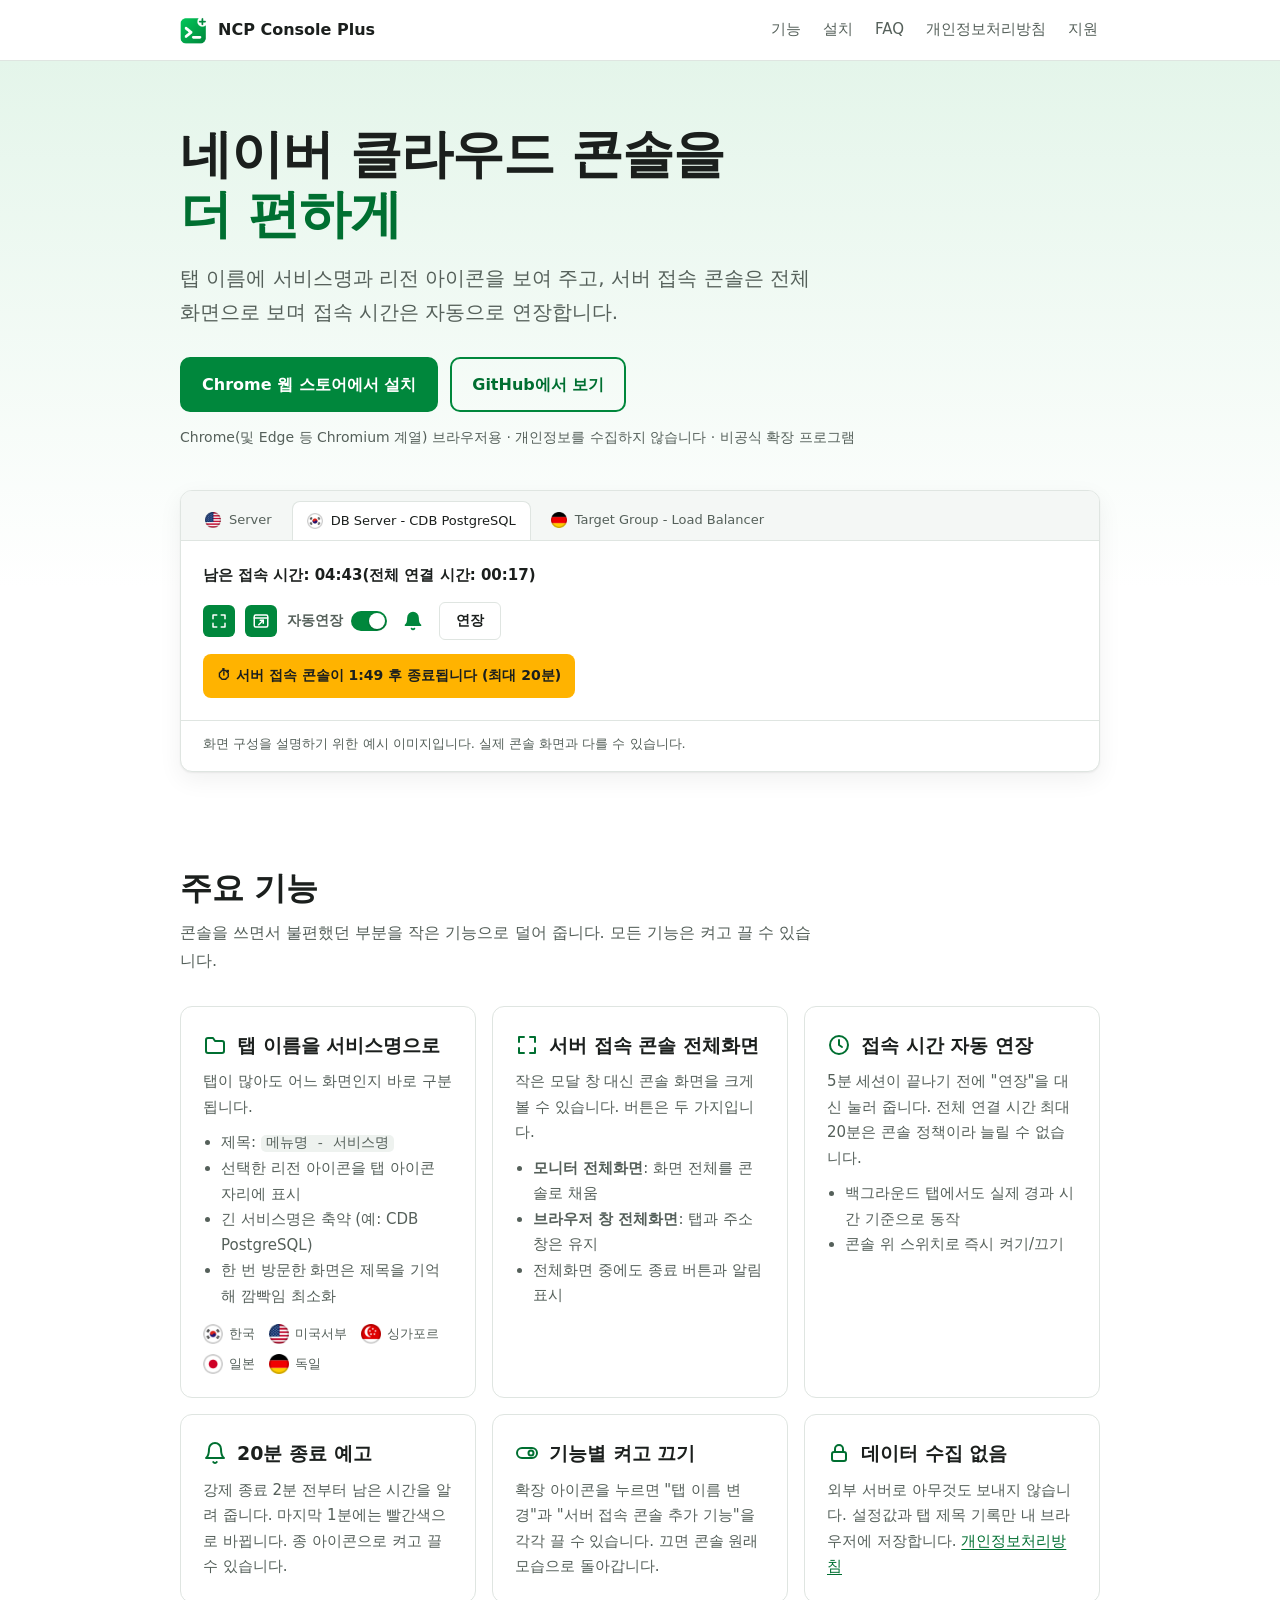
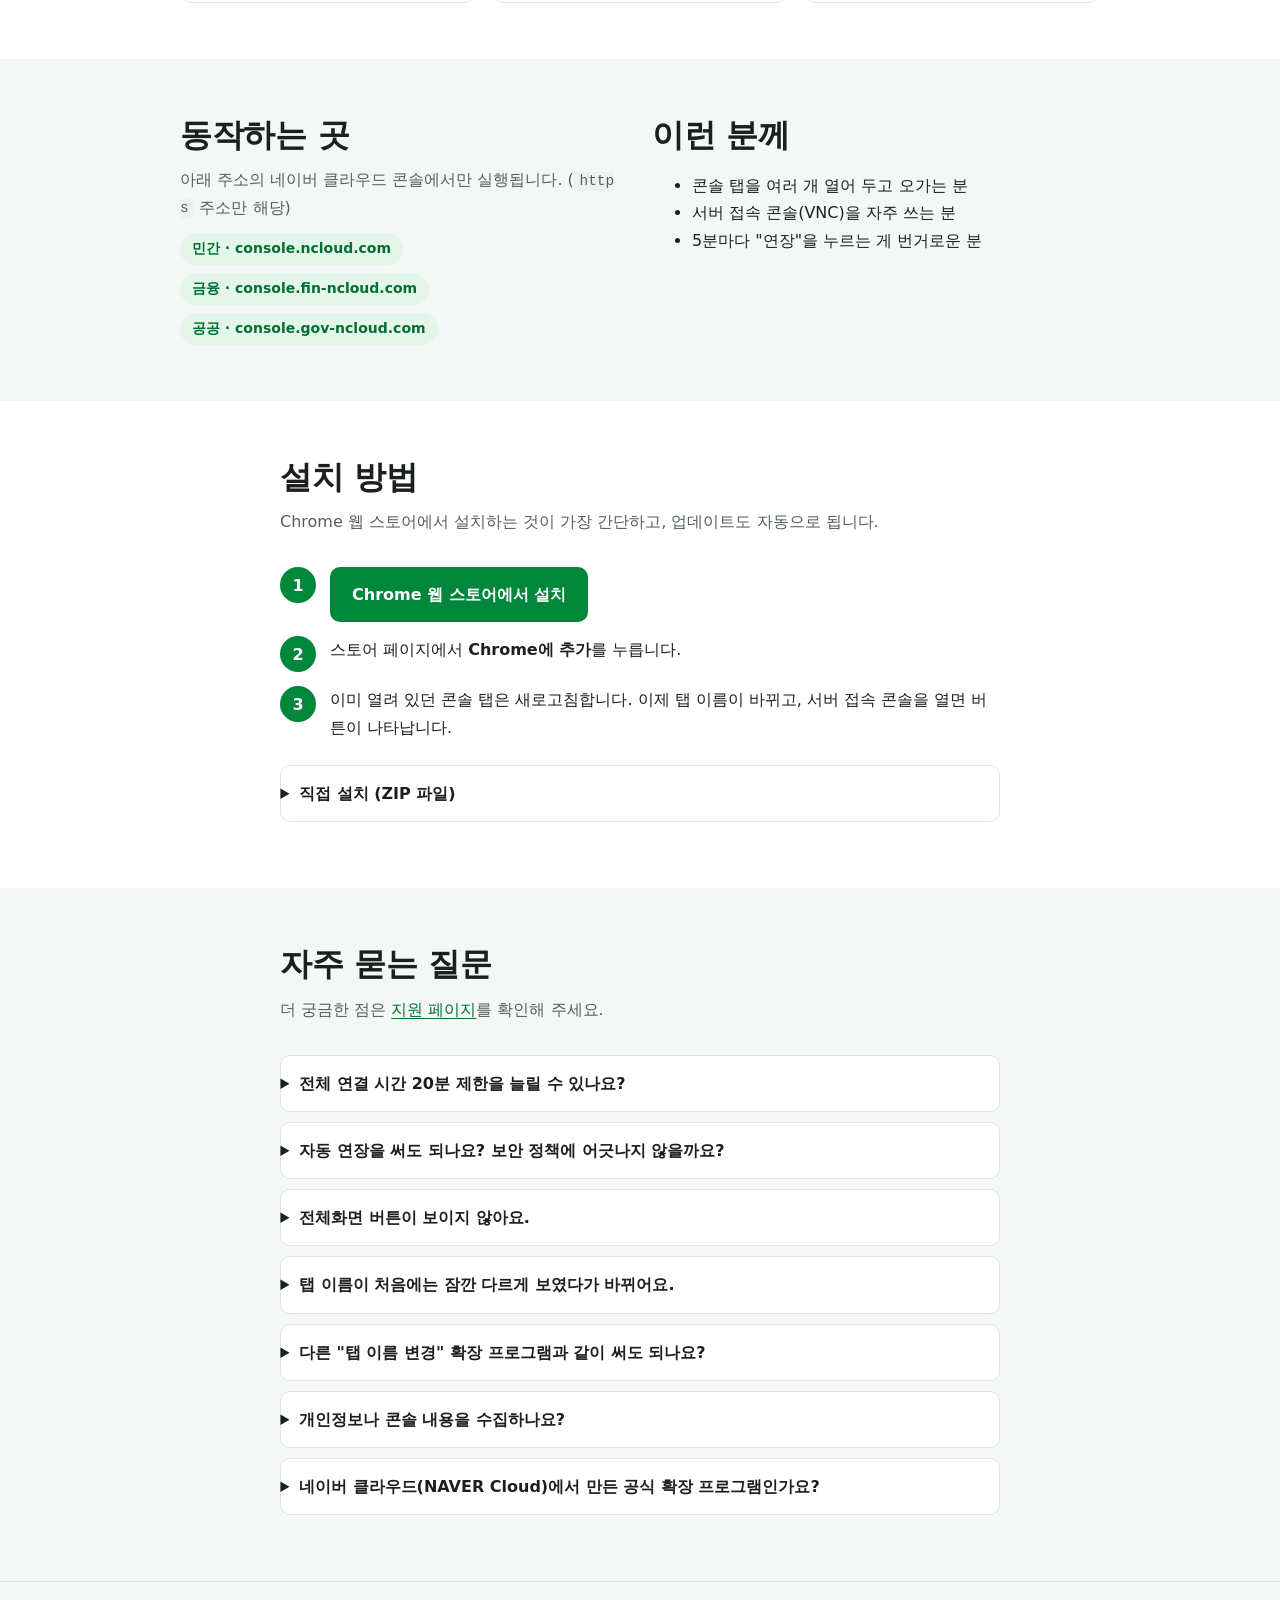
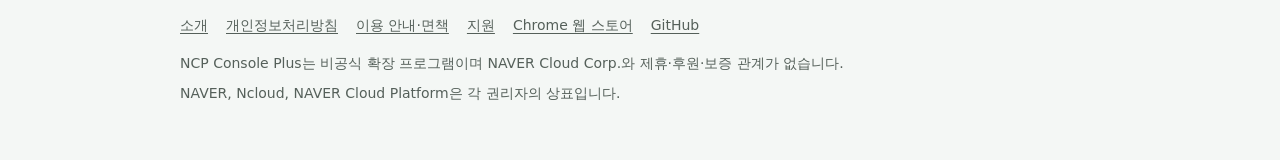
<file: site/index.html>
<!doctype html>
<html lang="ko">
<head>
  <meta charset="utf-8">
  <meta name="viewport" content="width=device-width, initial-scale=1">
  <title>NCP Console Plus - 네이버 클라우드 콘솔 확장 프로그램</title>
  <meta name="description" content="네이버 클라우드 콘솔 탭에 서비스명과 리전 아이콘을 표시하고, 서버 접속 콘솔의 전체화면과 자동 연장을 제공하는 Chrome 확장 프로그램입니다. 개인정보를 수집하지 않습니다.">
  <meta property="og:title" content="NCP Console Plus">
  <meta property="og:description" content="네이버 클라우드 콘솔 탭 이름·리전 아이콘, 서버 접속 콘솔 전체화면과 자동 연장.">
  <meta property="og:type" content="website">
  <meta property="og:image" content="assets/icon-128.png">
  <meta name="theme-color" content="#00873c">
  <link rel="icon" type="image/png" href="assets/favicon-16.png">
  <link rel="apple-touch-icon" href="assets/icon-128.png">
  <link rel="stylesheet" href="assets/style.css">
</head>
<body>
  <a class="skip" href="#main">본문으로 건너뛰기</a>

  <!-- 아이콘 (확장 프로그램이 콘솔에 넣는 버튼과 같은 모양) -->
  <svg width="0" height="0" style="position:absolute" aria-hidden="true">
    <symbol id="i-screen" viewBox="0 0 24 24"><g fill="none" stroke="currentColor" stroke-width="2" stroke-linecap="round" stroke-linejoin="round"><path d="M4 9V4h5"/><path d="M20 9V4h-5"/><path d="M4 15v5h5"/><path d="M20 15v5h-5"/></g></symbol>
    <symbol id="i-window" viewBox="0 0 24 24"><g fill="none" stroke="currentColor" stroke-width="2" stroke-linecap="round" stroke-linejoin="round"><path d="M3 6a2 2 0 0 1 2-2h14a2 2 0 0 1 2 2v12a2 2 0 0 1-2 2H5a2 2 0 0 1-2-2z"/><path d="M3 8h18"/><path d="M9 17l6-6"/><path d="M11 11h4v4"/></g></symbol>
    <symbol id="i-bell-fill" viewBox="0 0 24 24"><g fill="none" stroke="currentColor" stroke-width="2" stroke-linecap="round" stroke-linejoin="round"><path fill="currentColor" d="M18 8a6 6 0 0 0-12 0c0 7-3 9-3 9h18s-3-2-3-9"/><path d="M13.73 21a2 2 0 0 1-3.46 0"/></g></symbol>
    <symbol id="i-bell" viewBox="0 0 24 24"><g fill="none" stroke="currentColor" stroke-width="2" stroke-linecap="round" stroke-linejoin="round"><path d="M18 8a6 6 0 0 0-12 0c0 7-3 9-3 9h18s-3-2-3-9"/><path d="M13.73 21a2 2 0 0 1-3.46 0"/></g></symbol>
    <symbol id="i-tab" viewBox="0 0 24 24"><g fill="none" stroke="currentColor" stroke-width="2" stroke-linecap="round" stroke-linejoin="round"><path d="M3 7a2 2 0 0 1 2-2h5l2 3h7a2 2 0 0 1 2 2v8a2 2 0 0 1-2 2H5a2 2 0 0 1-2-2z"/></g></symbol>
    <symbol id="i-clock" viewBox="0 0 24 24"><g fill="none" stroke="currentColor" stroke-width="2" stroke-linecap="round" stroke-linejoin="round"><circle cx="12" cy="12" r="9"/><path d="M12 7v5l3 2"/></g></symbol>
    <symbol id="i-lock" viewBox="0 0 24 24"><g fill="none" stroke="currentColor" stroke-width="2" stroke-linecap="round" stroke-linejoin="round"><rect x="5" y="11" width="14" height="9" rx="2"/><path d="M8 11V8a4 4 0 0 1 8 0v3"/></g></symbol>
    <symbol id="i-toggle" viewBox="0 0 24 24"><g fill="none" stroke="currentColor" stroke-width="2" stroke-linecap="round" stroke-linejoin="round"><rect x="2" y="7" width="20" height="10" rx="5"/><circle cx="16" cy="12" r="2.5"/></g></symbol>
  </svg>

  <header class="site-header">
    <div class="wrap">
      <a class="brand" href="./"><img src="assets/icon-48.png" alt="" width="28" height="28"><span>NCP Console Plus</span></a>
      <nav class="nav" aria-label="주요 메뉴">
        <a href="#features">기능</a>
        <a href="#install">설치</a>
        <a href="#faq">FAQ</a>
        <a href="privacy.html">개인정보처리방침</a>
        <a href="support.html">지원</a>
      </nav>
    </div>
  </header>

  <main id="main">
    <section class="hero">
      <div class="wrap">
        <h1>네이버 클라우드 콘솔을<br><span class="accent">더 편하게</span></h1>
        <p class="lead">탭 이름에 서비스명과 리전 아이콘을 보여 주고, 서버 접속 콘솔은 전체화면으로 보며 접속 시간은 자동으로 연장합니다.</p>
        <div class="cta">
          <a class="btn primary" href="https://chromewebstore.google.com/detail/ncp-console-plus/feihhbhdncjijkbjfjgajdofdmajfbee" rel="noopener">Chrome 웹 스토어에서 설치</a>
          <a class="btn" data-gh="repo" href="https://github.com/mungi/ncp-console-plus" rel="noopener">GitHub에서 보기</a>
        </div>
        <p class="note">Chrome(및 Edge 등 Chromium 계열) 브라우저용 · 개인정보를 수집하지 않습니다 · 비공식 확장 프로그램</p>

        <div class="mock" role="img" aria-label="확장 프로그램 적용 화면 예시: 탭 제목이 '메뉴명 - 서비스명'으로 표시되고, 서버 접속 콘솔 위에 전체화면 버튼, 자동연장 스위치, 종 아이콘이 추가됩니다.">
          <div class="mock-tabs" aria-hidden="true">
            <div class="tab"><img class="fav-img" src="assets/flags/us.png" alt="" width="16" height="16"><span>Server</span></div>
            <div class="tab active"><img class="fav-img" src="assets/flags/ko.png" alt="" width="16" height="16"><span>DB Server - CDB PostgreSQL</span></div>
            <div class="tab"><img class="fav-img" src="assets/flags/de.png" alt="" width="16" height="16"><span>Target Group - Load Balancer</span></div>
          </div>
          <div class="mock-body" aria-hidden="true">
            <div class="mock-time">남은 접속 시간: 04:43(전체 연결 시간: 00:17)</div>
            <div class="mock-row">
              <span class="mock-btn"><svg><use href="#i-screen"/></svg></span>
              <span class="mock-btn"><svg><use href="#i-window"/></svg></span>
              <span class="mock-switch-label">자동연장 <span class="sw"></span></span>
              <span class="mock-bell"><svg><use href="#i-bell-fill"/></svg></span>
              <span class="mock-extend">연장</span>
            </div>
            <div class="mock-warn">⏱ 서버 접속 콘솔이 1:49 후 종료됩니다 (최대 20분)</div>
          </div>
          <p class="mock-cap">화면 구성을 설명하기 위한 예시 이미지입니다. 실제 콘솔 화면과 다를 수 있습니다.</p>
        </div>
      </div>
    </section>

    <section id="features">
      <div class="wrap">
        <h2>주요 기능</h2>
        <p class="sec-lead">콘솔을 쓰면서 불편했던 부분을 작은 기능으로 덜어 줍니다. 모든 기능은 켜고 끌 수 있습니다.</p>
        <div class="grid">
          <article class="card">
            <div class="card-head"><span class="ico"><svg><use href="#i-tab"/></svg></span><h3>탭 이름을 서비스명으로</h3></div>
            <p>탭이 많아도 어느 화면인지 바로 구분됩니다.</p>
            <ul>
              <li>제목: <code>메뉴명 - 서비스명</code></li>
              <li>선택한 리전 아이콘을 탭 아이콘 자리에 표시</li>
              <li>긴 서비스명은 축약 (예: CDB PostgreSQL)</li>
              <li>한 번 방문한 화면은 제목을 기억해 깜빡임 최소화</li>
            </ul>
            <ul class="flag-list" aria-label="탭 아이콘으로 표시되는 리전 아이콘"><li><img src="assets/flags/ko.png" alt="" width="20" height="20">한국</li><li><img src="assets/flags/us.png" alt="" width="20" height="20">미국서부</li><li><img src="assets/flags/sg.png" alt="" width="20" height="20">싱가포르</li><li><img src="assets/flags/jp.png" alt="" width="20" height="20">일본</li><li><img src="assets/flags/de.png" alt="" width="20" height="20">독일</li></ul>
          </article>
          <article class="card">
            <div class="card-head"><span class="ico"><svg><use href="#i-screen"/></svg></span><h3>서버 접속 콘솔 전체화면</h3></div>
            <p>작은 모달 창 대신 콘솔 화면을 크게 볼 수 있습니다. 버튼은 두 가지입니다.</p>
            <ul>
              <li><strong>모니터 전체화면</strong>: 화면 전체를 콘솔로 채움</li>
              <li><strong>브라우저 창 전체화면</strong>: 탭과 주소창은 유지</li>
              <li>전체화면 중에도 종료 버튼과 알림 표시</li>
            </ul>
          </article>
          <article class="card">
            <div class="card-head"><span class="ico"><svg><use href="#i-clock"/></svg></span><h3>접속 시간 자동 연장</h3></div>
            <p>5분 세션이 끝나기 전에 "연장"을 대신 눌러 줍니다. 전체 연결 시간 최대 20분은 콘솔 정책이라 늘릴 수 없습니다.</p>
            <ul>
              <li>백그라운드 탭에서도 실제 경과 시간 기준으로 동작</li>
              <li>콘솔 위 스위치로 즉시 켜기/끄기</li>
            </ul>
          </article>
          <article class="card">
            <div class="card-head"><span class="ico"><svg><use href="#i-bell"/></svg></span><h3>20분 종료 예고</h3></div>
            <p>강제 종료 2분 전부터 남은 시간을 알려 줍니다. 마지막 1분에는 빨간색으로 바뀝니다. 종 아이콘으로 켜고 끌 수 있습니다.</p>
          </article>
          <article class="card">
            <div class="card-head"><span class="ico"><svg><use href="#i-toggle"/></svg></span><h3>기능별 켜고 끄기</h3></div>
            <p>확장 아이콘을 누르면 "탭 이름 변경"과 "서버 접속 콘솔 추가 기능"을 각각 끌 수 있습니다. 끄면 콘솔 원래 모습으로 돌아갑니다.</p>
          </article>
          <article class="card">
            <div class="card-head"><span class="ico"><svg><use href="#i-lock"/></svg></span><h3>데이터 수집 없음</h3></div>
            <p>외부 서버로 아무것도 보내지 않습니다. 설정값과 탭 제목 기록만 내 브라우저에 저장합니다. <a href="privacy.html">개인정보처리방침</a></p>
          </article>
        </div>
      </div>
    </section>

    <section class="soft" id="where">
      <div class="wrap two">
        <div>
          <h2>동작하는 곳</h2>
          <p class="sec-lead" style="margin-bottom:12px">아래 주소의 네이버 클라우드 콘솔에서만 실행됩니다. (<code>https</code> 주소만 해당)</p>
          <ul class="pill-list">
            <li>민간 · console.ncloud.com</li>
            <li>금융 · console.fin-ncloud.com</li>
            <li>공공 · console.gov-ncloud.com</li>
          </ul>
        </div>
        <div>
          <h2>이런 분께</h2>
          <ul>
            <li>콘솔 탭을 여러 개 열어 두고 오가는 분</li>
            <li>서버 접속 콘솔(VNC)을 자주 쓰는 분</li>
            <li>5분마다 "연장"을 누르는 게 번거로운 분</li>
          </ul>
        </div>
      </div>
    </section>

    <section id="install">
      <div class="wrap narrow">
        <h2>설치 방법</h2>
        <p class="sec-lead">Chrome 웹 스토어에서 설치하는 것이 가장 간단하고, 업데이트도 자동으로 됩니다.</p>
        <ol class="steps">
          <li><p><a class="btn primary" href="https://chromewebstore.google.com/detail/ncp-console-plus/feihhbhdncjijkbjfjgajdofdmajfbee" rel="noopener">Chrome 웹 스토어에서 설치</a></p></li>
          <li><p>스토어 페이지에서 <strong>Chrome에 추가</strong>를 누릅니다.</p></li>
          <li><p>이미 열려 있던 콘솔 탭은 새로고침합니다. 이제 탭 이름이 바뀌고, 서버 접속 콘솔을 열면 버튼이 나타납니다.</p></li>
        </ol>
        <details style="margin-top:24px">
          <summary>직접 설치 (ZIP 파일)</summary>
          <ol>
            <li><a data-gh="releases" href="https://github.com/mungi/ncp-console-plus/releases" rel="noopener">GitHub 릴리즈</a>에서 최신 <code>ncp-console-plus-v*.zip</code>을 내려받아 압축을 풉니다. (압축을 푼 폴더에 <code>manifest.json</code>이 있습니다)</li>
            <li>Chrome 주소창에 <code>chrome://extensions</code>를 입력하고, 오른쪽 위 <strong>개발자 모드</strong>를 켭니다.</li>
            <li><strong>압축해제된 확장 프로그램을 로드합니다</strong>를 누르고 압축을 푼 폴더를 선택합니다.</li>
            <li>열려 있던 콘솔 탭은 새로고침합니다.</li>
          </ol>
        </details>
      </div>
    </section>

    <section class="soft" id="faq">
      <div class="wrap narrow">
        <h2>자주 묻는 질문</h2>
        <p class="sec-lead">더 궁금한 점은 <a href="support.html">지원 페이지</a>를 확인해 주세요.</p>

        <details>
          <summary>전체 연결 시간 20분 제한을 늘릴 수 있나요?</summary>
          <p>아니요. 20분은 네이버 클라우드 콘솔이 정한 한도입니다. 콘솔 화면의 타이머와 서버가 모두 이 한도를 적용하므로 이 확장으로 늘릴 수 없고, 자동 연장은 20분 안에서 5분 세션이 끊기지 않게만 해 줍니다.</p>
        </details>
        <details>
          <summary>자동 연장을 써도 되나요? 보안 정책에 어긋나지 않을까요?</summary>
          <p>자리를 비운 사이에도 콘솔 세션이 최대 20분까지 유지됩니다. 소속 조직의 보안 정책(유휴 세션 정책 등)을 확인하신 뒤 사용해 주세요. 콘솔 위 스위치나 확장 아이콘 팝업에서 언제든 끌 수 있습니다.</p>
        </details>
        <details>
          <summary>전체화면 버튼이 보이지 않아요.</summary>
          <ul>
            <li>서버 목록에서 "서버 접속 콘솔" 창이 열려 있어야 합니다. 확장은 그 창의 "연장" 버튼 옆에 버튼을 넣습니다.</li>
            <li>확장 아이콘을 눌러 "서버 접속 콘솔 추가 기능"이 켜져 있는지 확인해 주세요.</li>
            <li>설치 직후라면 콘솔 탭을 새로고침해 주세요.</li>
            <li>금융·공공 클라우드나 Neuro처럼 서버 접속 콘솔 주소가 다른 환경에서는 버튼이 나타나지 않을 수 있습니다. <a data-gh="issues" href="https://github.com/mungi/ncp-console-plus/issues" rel="noopener">이슈</a>로 알려 주세요.</li>
          </ul>
        </details>
        <details>
          <summary>탭 이름이 처음에는 잠깐 다르게 보였다가 바뀌어요.</summary>
          <p>콘솔이 서비스명 정보를 페이지 끝부분에서 늦게 보내 주기 때문에, 처음 방문하는 화면에서는 콘솔 기본 제목이 잠깐 보였다가 한 번 바뀔 수 있습니다. 한 번 방문한 화면은 제목을 기억해 두었다가 바로 표시합니다.</p>
        </details>
        <details>
          <summary>다른 "탭 이름 변경" 확장 프로그램과 같이 써도 되나요?</summary>
          <p>서로 제목을 덮어쓰기 때문에 함께 쓰지 않는 것을 권합니다. 이 확장은 다른 확장이 제목을 계속 바꾸면 잠시 제목 변경을 멈춥니다.</p>
        </details>
        <details>
          <summary>개인정보나 콘솔 내용을 수집하나요?</summary>
          <p>아니요. 외부 서버로 데이터를 보내지 않고 분석·추적 도구도 없습니다. 자세한 내용은 <a href="privacy.html">개인정보처리방침</a>을 확인해 주세요.</p>
        </details>
        <details>
          <summary>네이버 클라우드(NAVER Cloud)에서 만든 공식 확장 프로그램인가요?</summary>
          <p>아닙니다. 개인이 만든 비공식 확장 프로그램이며 NAVER Cloud와 제휴·후원 관계가 없습니다. <a href="terms.html">이용 안내</a>를 확인해 주세요.</p>
        </details>
      </div>
    </section>
  </main>

  <footer class="site-footer">
    <div class="wrap">
      <div class="links">
        <a href="./">소개</a>
        <a href="privacy.html">개인정보처리방침</a>
        <a href="terms.html">이용 안내·면책</a>
        <a href="support.html">지원</a>
        <a href="https://chromewebstore.google.com/detail/ncp-console-plus/feihhbhdncjijkbjfjgajdofdmajfbee" rel="noopener">Chrome 웹 스토어</a>
        <a data-gh="repo" href="https://github.com/mungi/ncp-console-plus" rel="noopener">GitHub</a>
      </div>
      <p>NCP Console Plus는 비공식 확장 프로그램이며 NAVER Cloud Corp.와 제휴·후원·보증 관계가 없습니다.</p>
      <p>NAVER, Ncloud, NAVER Cloud Platform은 각 권리자의 상표입니다.</p>
    </div>
  </footer>

  <script src="assets/site.js"></script>
</body>
</html>
</file>
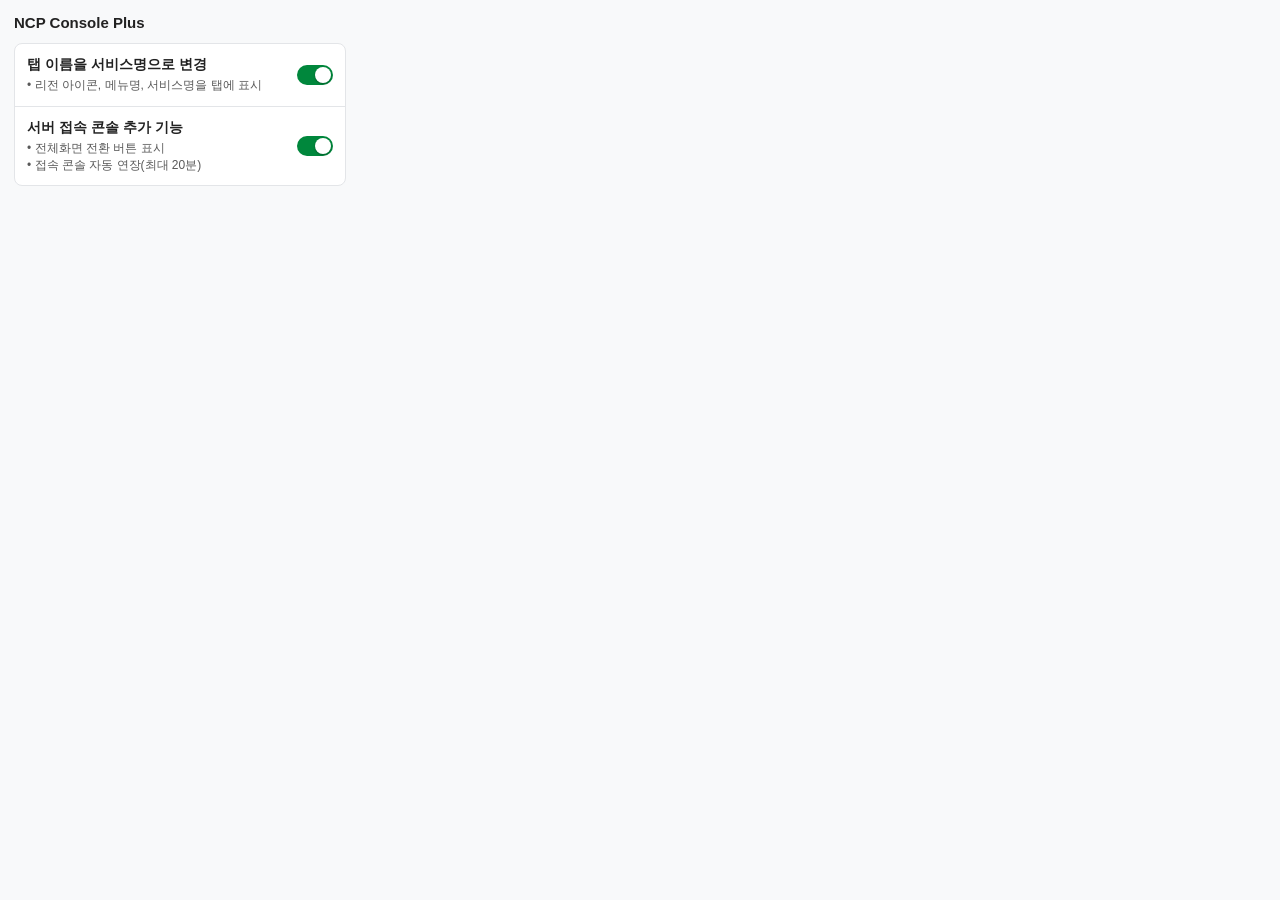
<file: extention/popup.html>
<!DOCTYPE html>
<html lang="ko">
<head>
  <meta charset="utf-8">
  <style>
    :root {
      --bg: #f8f9fa;
      --card: #ffffff;
      --text: #222;
      --sub: #595959;
      --line: #e3e5e8;
      --on: #00873C;
      --off: #9e9e9e;
    }
    * { box-sizing: border-box; }
    body {
      width: 360px;
      margin: 0;
      padding: 14px;
      font-family: 'Malgun Gothic', 'Apple SD Gothic Neo', Arial, sans-serif;
      background: var(--bg);
      color: var(--text);
    }
    .header {
      display: flex;
      align-items: baseline;
      justify-content: space-between;
      margin-bottom: 12px;
    }
    .title { font-size: 15px; font-weight: bold; }
    .version { font-size: 12px; color: var(--sub); }
    .card {
      background: var(--card);
      border: 1px solid var(--line);
      border-radius: 8px;
      overflow: hidden;
    }
    .row {
      display: flex;
      align-items: center;
      justify-content: space-between;
      gap: 12px;
      width: 100%;
      padding: 12px;
      border: none;
      border-top: 1px solid var(--line);
      background: none;
      font: inherit;
      color: inherit;
      text-align: left;
      cursor: pointer;
    }
    .row:first-child { border-top: none; }
    .row:hover { background: #f3f5f7; }
    .row:focus-visible { outline: 2px solid var(--on); outline-offset: -2px; }
    .label { display: block; font-size: 14px; font-weight: bold; white-space: nowrap; }
    .desc { display: block; margin-top: 3px; font-size: 12px; color: var(--sub); line-height: 1.4; white-space: nowrap; }
    .switch {
      position: relative;
      flex: none;
      width: 36px;
      height: 20px;
      border-radius: 10px;
      background: var(--off);
      transition: background-color 0.15s;
    }
    .switch::after {
      content: "";
      position: absolute;
      top: 2px;
      left: 2px;
      width: 16px;
      height: 16px;
      border-radius: 50%;
      background: #fff;
      box-shadow: 0 1px 2px rgba(0, 0, 0, 0.3);
      transition: transform 0.15s;
    }
    .row[aria-checked="true"] .switch { background: var(--on); }
    .row[aria-checked="true"] .switch::after { transform: translateX(16px); }
  </style>
</head>
<body>
  <div class="header">
    <span class="title" id="ext-name">NCP Console Plus</span>
    <span class="version" id="ext-version"></span>
  </div>

  <div class="card">
    <button class="row" type="button" role="switch" aria-checked="true" data-key="tabRenameEnabled">
      <span>
        <span class="label">탭 이름을 서비스명으로 변경</span>
        <span class="desc">• 리전 아이콘, 메뉴명, 서비스명을 탭에 표시</span>
      </span>
      <span class="switch" aria-hidden="true"></span>
    </button>
    <button class="row" type="button" role="switch" aria-checked="true" data-key="consoleFullscreenEnabled">
      <span>
        <span class="label">서버 접속 콘솔 추가 기능</span>
        <span class="desc">• 전체화면 전환 버튼 표시<br>• 접속 콘솔 자동 연장(최대 20분)</span>
      </span>
      <span class="switch" aria-hidden="true"></span>
    </button>
  </div>

  <script src="js/popup.js"></script>
</body>
</html>
</file>
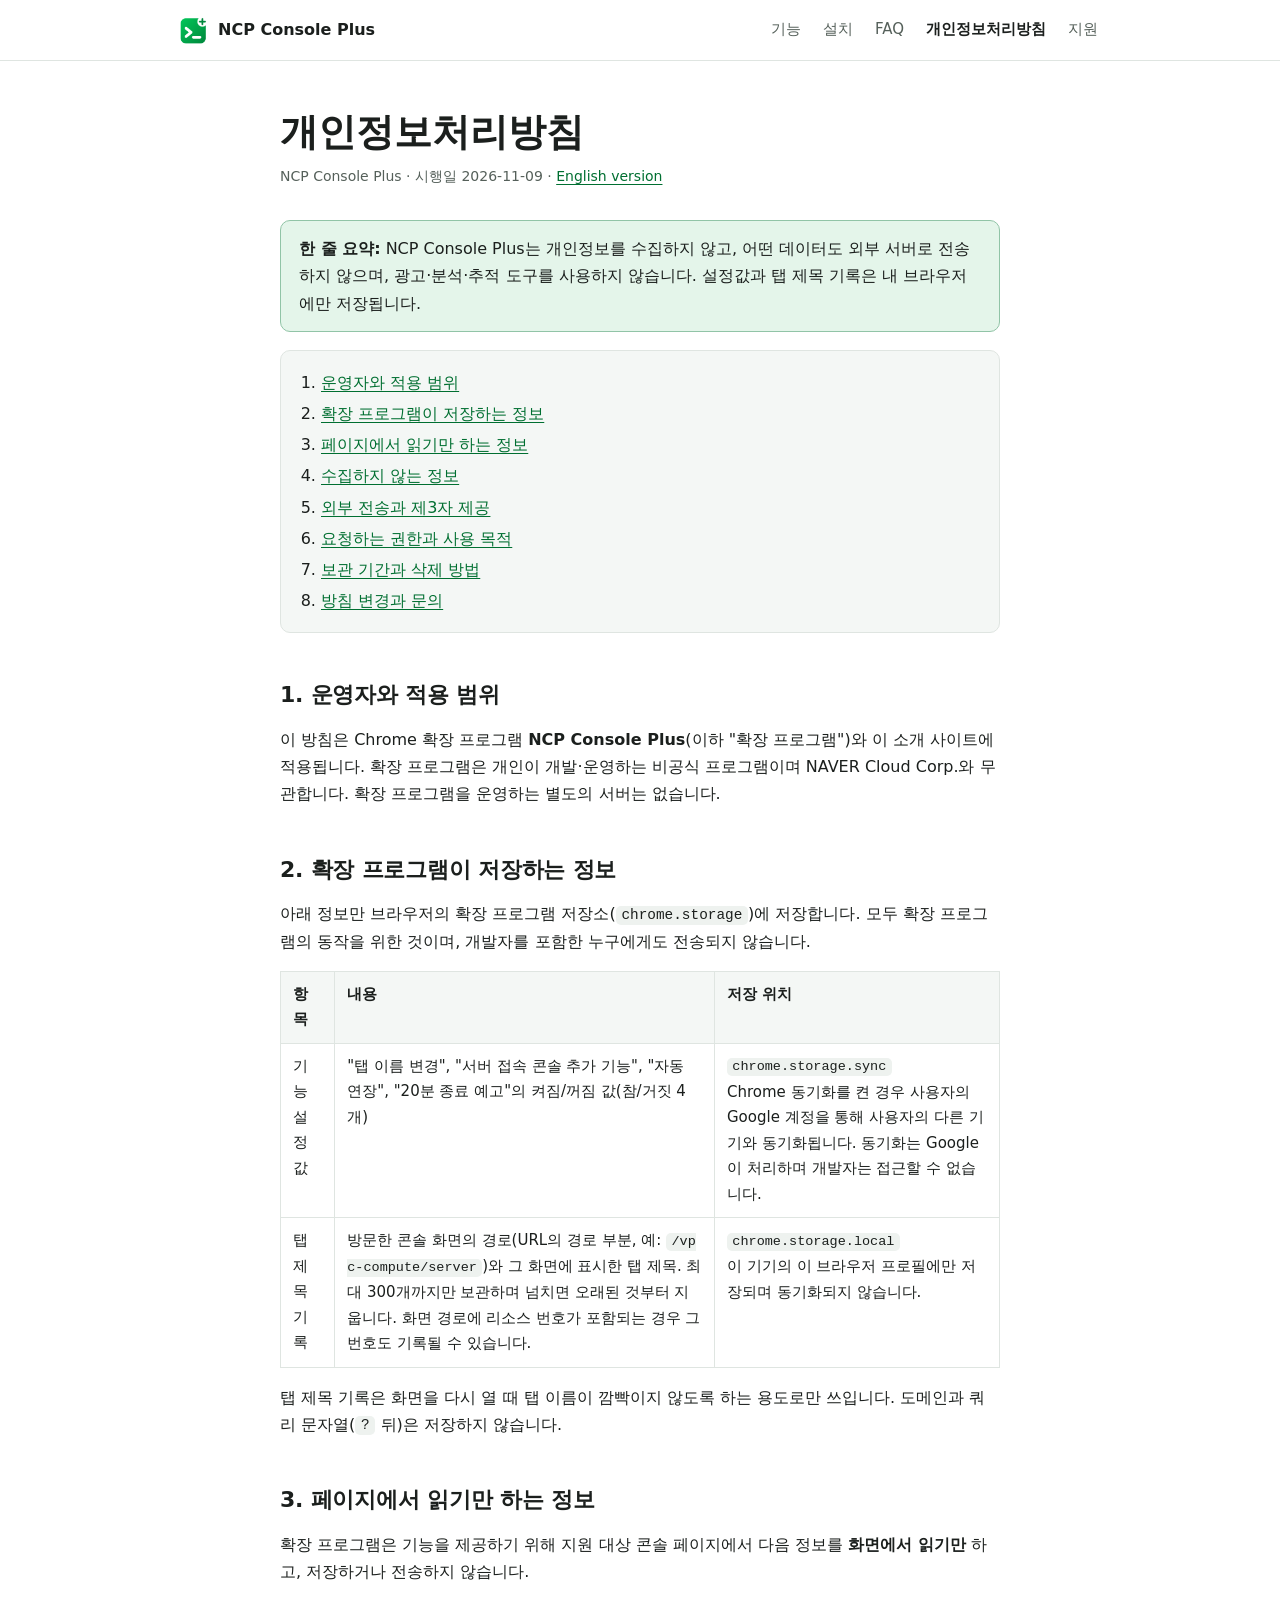
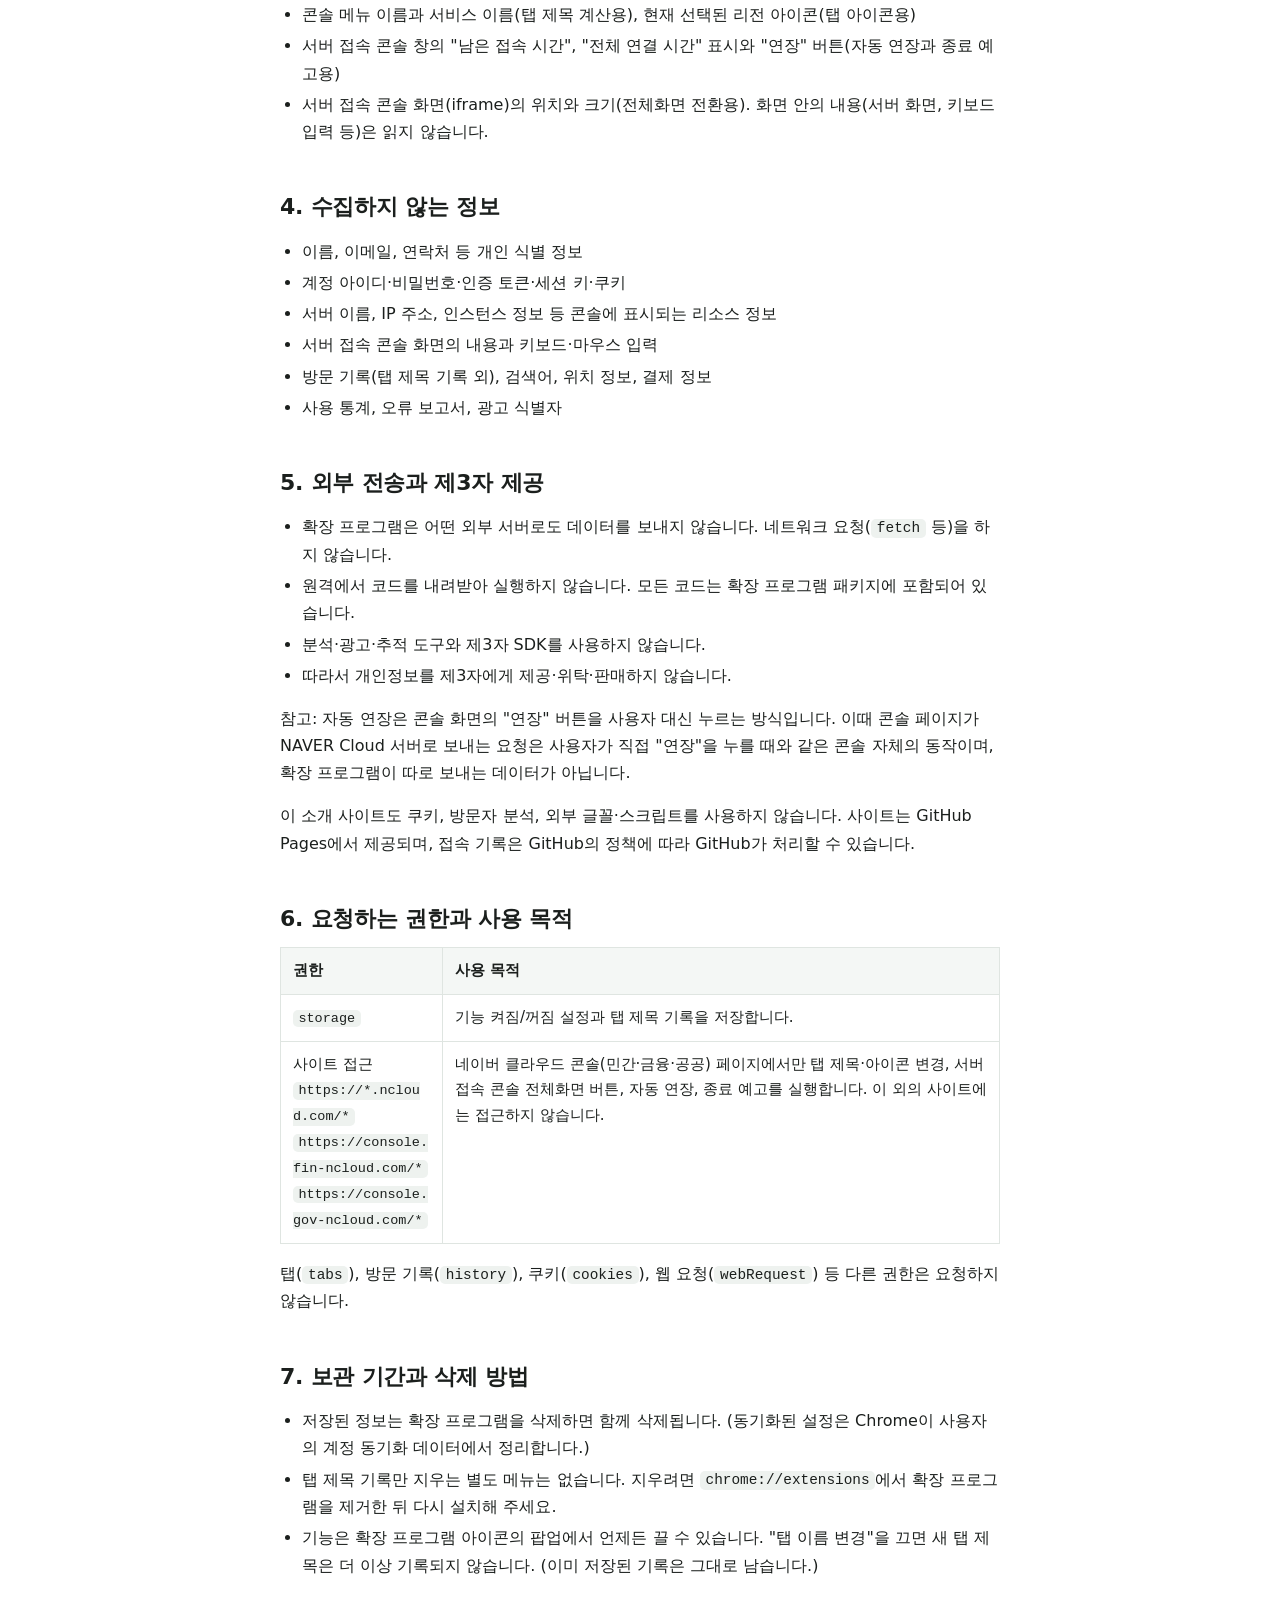
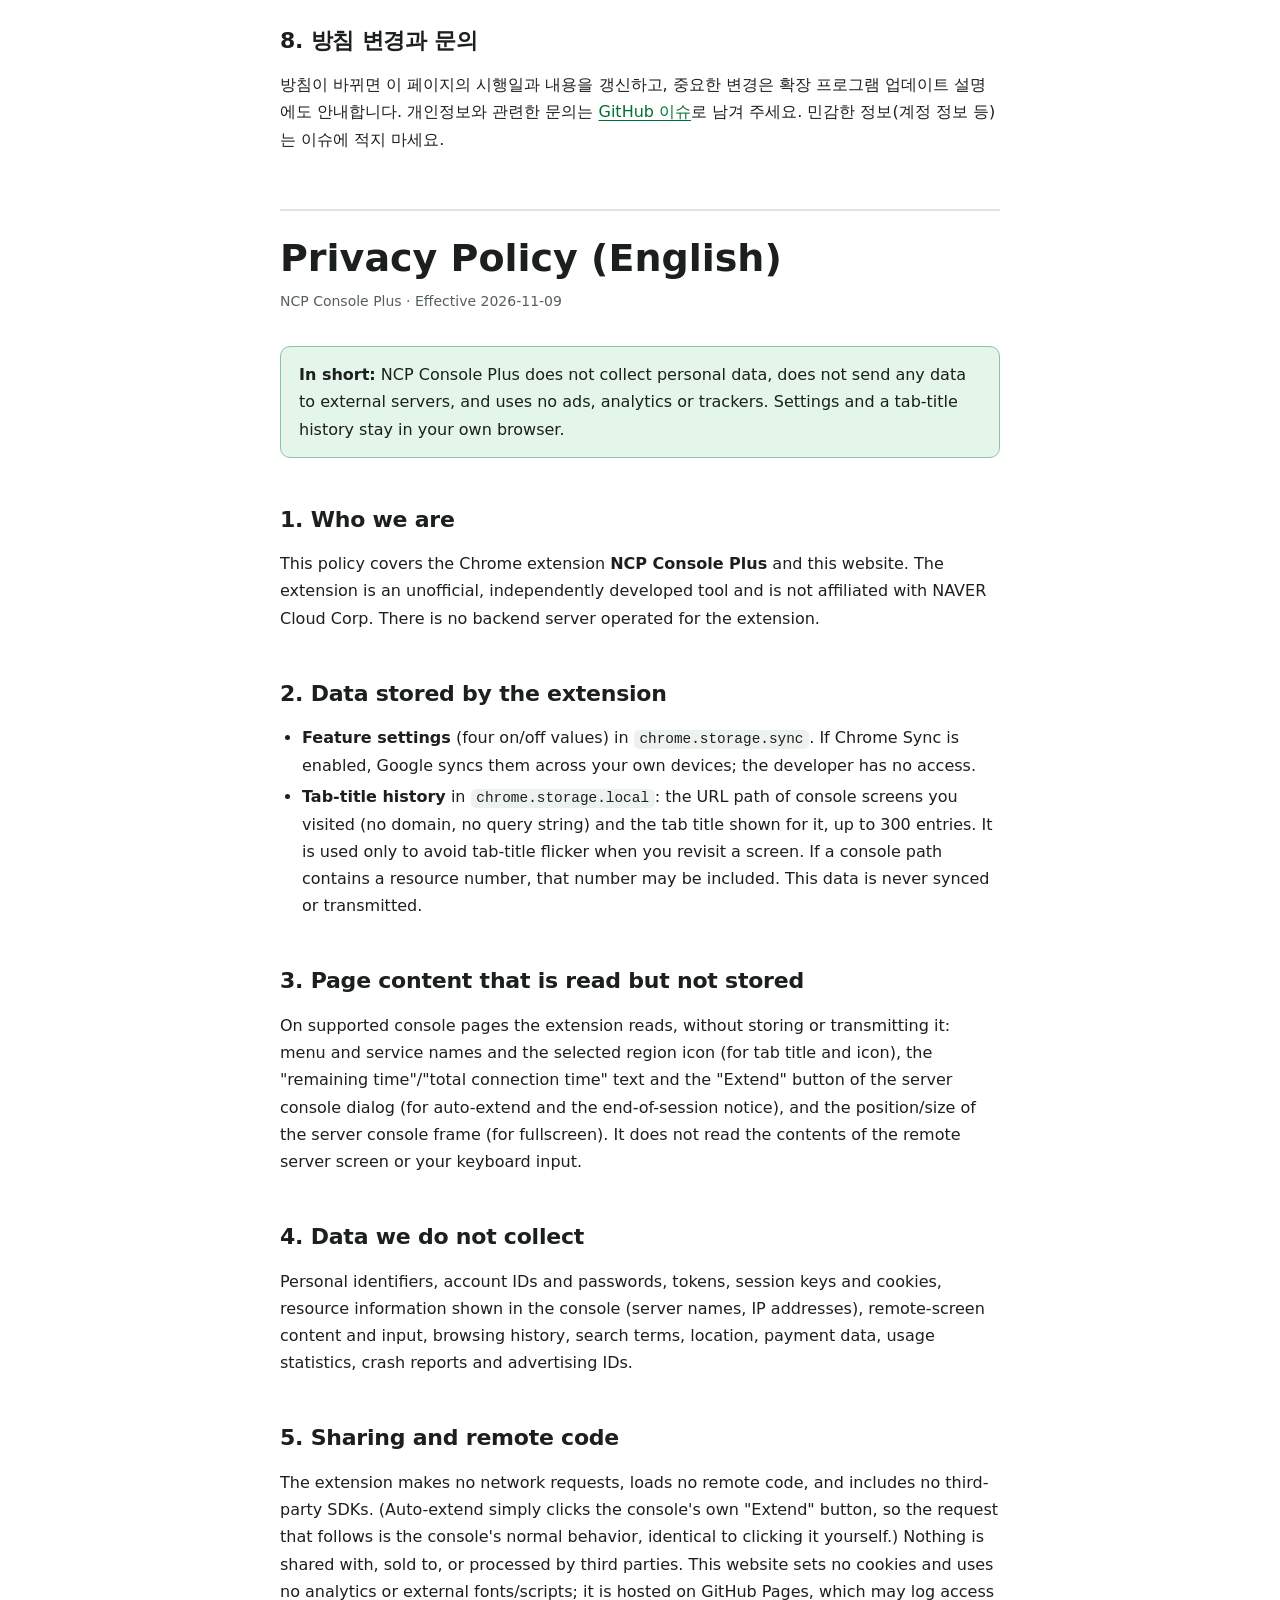
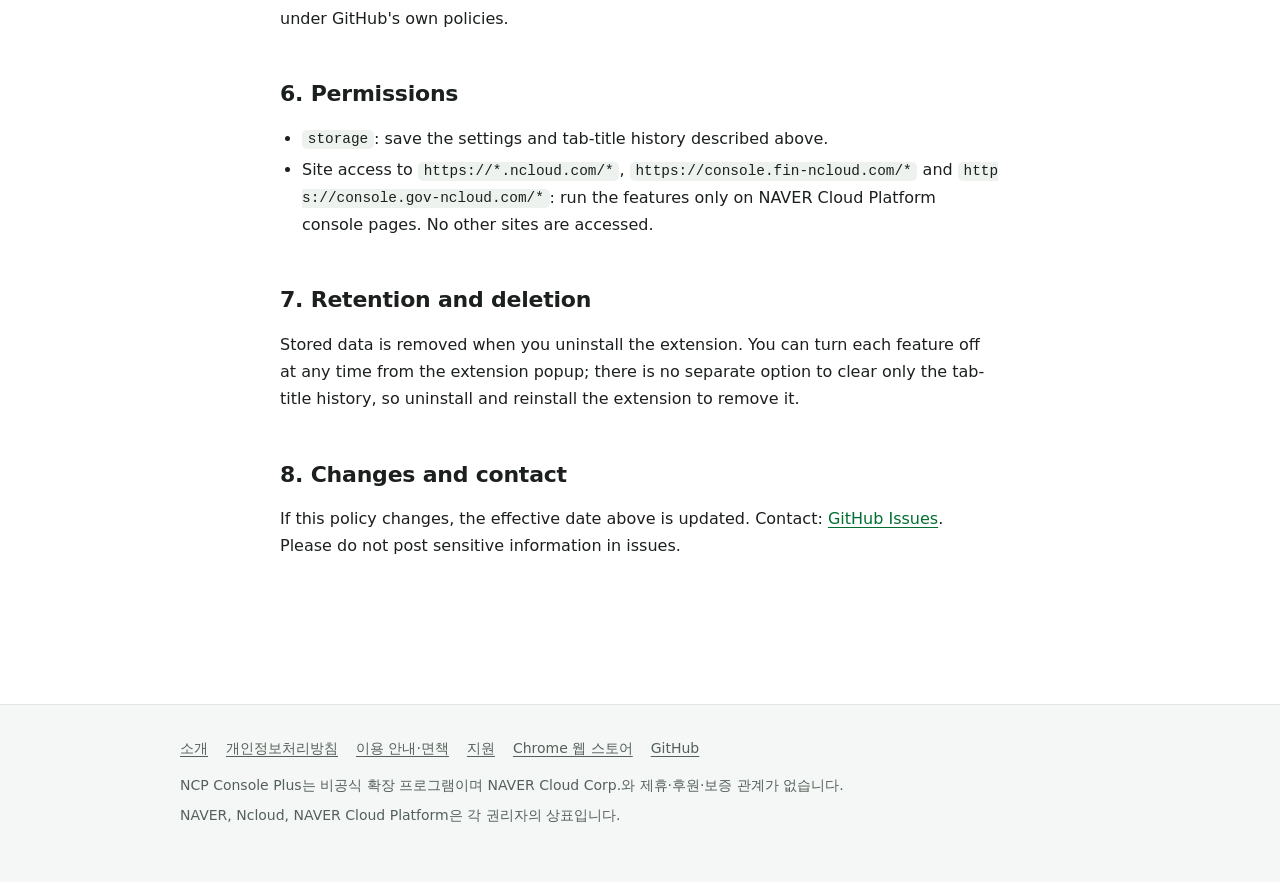
<file: site/privacy.html>
<!doctype html>
<html lang="ko">
<head>
  <meta charset="utf-8">
  <meta name="viewport" content="width=device-width, initial-scale=1">
  <title>개인정보처리방침 - NCP Console Plus</title>
  <meta name="description" content="NCP Console Plus 개인정보처리방침. 이 확장 프로그램은 개인정보를 수집하거나 외부 서버로 전송하지 않습니다.">
  <meta name="theme-color" content="#00873c">
  <link rel="icon" type="image/png" href="assets/favicon-16.png">
  <link rel="stylesheet" href="assets/style.css">
</head>
<body>
  <a class="skip" href="#main">본문으로 건너뛰기</a>
  <header class="site-header">
    <div class="wrap">
      <a class="brand" href="./"><img src="assets/icon-48.png" alt="" width="28" height="28"><span>NCP Console Plus</span></a>
      <nav class="nav" aria-label="주요 메뉴">
        <a href="./#features">기능</a>
        <a href="./#install">설치</a>
        <a href="./#faq">FAQ</a>
        <a href="privacy.html" aria-current="page">개인정보처리방침</a>
        <a href="support.html">지원</a>
      </nav>
    </div>
  </header>

  <main id="main" class="doc">
    <div class="wrap narrow">
      <h1>개인정보처리방침</h1>
      <p class="meta">NCP Console Plus · 시행일 2026-11-09 · <a href="#english">English version</a></p>

      <div class="callout">
        <p><strong>한 줄 요약:</strong> NCP Console Plus는 개인정보를 수집하지 않고, 어떤 데이터도 외부 서버로 전송하지 않으며, 광고·분석·추적 도구를 사용하지 않습니다. 설정값과 탭 제목 기록은 내 브라우저에만 저장됩니다.</p>
      </div>

      <nav class="toc" aria-label="목차">
        <ol>
          <li><a href="#s1">운영자와 적용 범위</a></li>
          <li><a href="#s2">확장 프로그램이 저장하는 정보</a></li>
          <li><a href="#s3">페이지에서 읽기만 하는 정보</a></li>
          <li><a href="#s4">수집하지 않는 정보</a></li>
          <li><a href="#s5">외부 전송과 제3자 제공</a></li>
          <li><a href="#s6">요청하는 권한과 사용 목적</a></li>
          <li><a href="#s7">보관 기간과 삭제 방법</a></li>
          <li><a href="#s8">방침 변경과 문의</a></li>
        </ol>
      </nav>

      <h2 id="s1">1. 운영자와 적용 범위</h2>
      <p>이 방침은 Chrome 확장 프로그램 <strong>NCP Console Plus</strong>(이하 "확장 프로그램")와 이 소개 사이트에 적용됩니다. 확장 프로그램은 개인이 개발·운영하는 비공식 프로그램이며 NAVER Cloud Corp.와 무관합니다. 확장 프로그램을 운영하는 별도의 서버는 없습니다.</p>

      <h2 id="s2">2. 확장 프로그램이 저장하는 정보</h2>
      <p>아래 정보만 브라우저의 확장 프로그램 저장소(<code>chrome.storage</code>)에 저장합니다. 모두 확장 프로그램의 동작을 위한 것이며, 개발자를 포함한 누구에게도 전송되지 않습니다.</p>
      <div class="table-wrap">
        <table>
          <thead>
            <tr><th>항목</th><th>내용</th><th>저장 위치</th></tr>
          </thead>
          <tbody>
            <tr>
              <td>기능 설정값</td>
              <td>"탭 이름 변경", "서버 접속 콘솔 추가 기능", "자동 연장", "20분 종료 예고"의 켜짐/꺼짐 값(참/거짓 4개)</td>
              <td><code>chrome.storage.sync</code><br>Chrome 동기화를 켠 경우 사용자의 Google 계정을 통해 사용자의 다른 기기와 동기화됩니다. 동기화는 Google이 처리하며 개발자는 접근할 수 없습니다.</td>
            </tr>
            <tr>
              <td>탭 제목 기록</td>
              <td>방문한 콘솔 화면의 경로(URL의 경로 부분, 예: <code>/vpc-compute/server</code>)와 그 화면에 표시한 탭 제목. 최대 300개까지만 보관하며 넘치면 오래된 것부터 지웁니다. 화면 경로에 리소스 번호가 포함되는 경우 그 번호도 기록될 수 있습니다.</td>
              <td><code>chrome.storage.local</code><br>이 기기의 이 브라우저 프로필에만 저장되며 동기화되지 않습니다.</td>
            </tr>
          </tbody>
        </table>
      </div>
      <p>탭 제목 기록은 화면을 다시 열 때 탭 이름이 깜빡이지 않도록 하는 용도로만 쓰입니다. 도메인과 쿼리 문자열(<code>?</code> 뒤)은 저장하지 않습니다.</p>

      <h2 id="s3">3. 페이지에서 읽기만 하는 정보</h2>
      <p>확장 프로그램은 기능을 제공하기 위해 지원 대상 콘솔 페이지에서 다음 정보를 <strong>화면에서 읽기만</strong> 하고, 저장하거나 전송하지 않습니다.</p>
      <ul>
        <li>콘솔 메뉴 이름과 서비스 이름(탭 제목 계산용), 현재 선택된 리전 아이콘(탭 아이콘용)</li>
        <li>서버 접속 콘솔 창의 "남은 접속 시간", "전체 연결 시간" 표시와 "연장" 버튼(자동 연장과 종료 예고용)</li>
        <li>서버 접속 콘솔 화면(iframe)의 위치와 크기(전체화면 전환용). 화면 안의 내용(서버 화면, 키보드 입력 등)은 읽지 않습니다.</li>
      </ul>

      <h2 id="s4">4. 수집하지 않는 정보</h2>
      <ul>
        <li>이름, 이메일, 연락처 등 개인 식별 정보</li>
        <li>계정 아이디·비밀번호·인증 토큰·세션 키·쿠키</li>
        <li>서버 이름, IP 주소, 인스턴스 정보 등 콘솔에 표시되는 리소스 정보</li>
        <li>서버 접속 콘솔 화면의 내용과 키보드·마우스 입력</li>
        <li>방문 기록(탭 제목 기록 외), 검색어, 위치 정보, 결제 정보</li>
        <li>사용 통계, 오류 보고서, 광고 식별자</li>
      </ul>

      <h2 id="s5">5. 외부 전송과 제3자 제공</h2>
      <ul>
        <li>확장 프로그램은 어떤 외부 서버로도 데이터를 보내지 않습니다. 네트워크 요청(<code>fetch</code> 등)을 하지 않습니다.</li>
        <li>원격에서 코드를 내려받아 실행하지 않습니다. 모든 코드는 확장 프로그램 패키지에 포함되어 있습니다.</li>
        <li>분석·광고·추적 도구와 제3자 SDK를 사용하지 않습니다.</li>
        <li>따라서 개인정보를 제3자에게 제공·위탁·판매하지 않습니다.</li>
      </ul>
      <p>참고: 자동 연장은 콘솔 화면의 "연장" 버튼을 사용자 대신 누르는 방식입니다. 이때 콘솔 페이지가 NAVER Cloud 서버로 보내는 요청은 사용자가 직접 "연장"을 누를 때와 같은 콘솔 자체의 동작이며, 확장 프로그램이 따로 보내는 데이터가 아닙니다.</p>
      <p>이 소개 사이트도 쿠키, 방문자 분석, 외부 글꼴·스크립트를 사용하지 않습니다. 사이트는 GitHub Pages에서 제공되며, 접속 기록은 GitHub의 정책에 따라 GitHub가 처리할 수 있습니다.</p>

      <h2 id="s6">6. 요청하는 권한과 사용 목적</h2>
      <div class="table-wrap">
        <table>
          <thead><tr><th>권한</th><th>사용 목적</th></tr></thead>
          <tbody>
            <tr>
              <td><code>storage</code></td>
              <td>기능 켜짐/꺼짐 설정과 탭 제목 기록을 저장합니다.</td>
            </tr>
            <tr>
              <td>사이트 접근<br><code>https://*.ncloud.com/*</code><br><code>https://console.fin-ncloud.com/*</code><br><code>https://console.gov-ncloud.com/*</code></td>
              <td>네이버 클라우드 콘솔(민간·금융·공공) 페이지에서만 탭 제목·아이콘 변경, 서버 접속 콘솔 전체화면 버튼, 자동 연장, 종료 예고를 실행합니다. 이 외의 사이트에는 접근하지 않습니다.</td>
            </tr>
          </tbody>
        </table>
      </div>
      <p>탭(<code>tabs</code>), 방문 기록(<code>history</code>), 쿠키(<code>cookies</code>), 웹 요청(<code>webRequest</code>) 등 다른 권한은 요청하지 않습니다.</p>

      <h2 id="s7">7. 보관 기간과 삭제 방법</h2>
      <ul>
        <li>저장된 정보는 확장 프로그램을 삭제하면 함께 삭제됩니다. (동기화된 설정은 Chrome이 사용자의 계정 동기화 데이터에서 정리합니다.)</li>
        <li>탭 제목 기록만 지우는 별도 메뉴는 없습니다. 지우려면 <code>chrome://extensions</code>에서 확장 프로그램을 제거한 뒤 다시 설치해 주세요.</li>
        <li>기능은 확장 프로그램 아이콘의 팝업에서 언제든 끌 수 있습니다. "탭 이름 변경"을 끄면 새 탭 제목은 더 이상 기록되지 않습니다. (이미 저장된 기록은 그대로 남습니다.)</li>
      </ul>

      <h2 id="s8">8. 방침 변경과 문의</h2>
      <p>방침이 바뀌면 이 페이지의 시행일과 내용을 갱신하고, 중요한 변경은 확장 프로그램 업데이트 설명에도 안내합니다. 개인정보와 관련한 문의는 <a data-gh="issues" href="https://github.com/mungi/ncp-console-plus/issues" rel="noopener">GitHub 이슈</a>로 남겨 주세요. 민감한 정보(계정 정보 등)는 이슈에 적지 마세요.</p>

      <section class="lang-en" id="english" lang="en">
        <h1>Privacy Policy (English)</h1>
        <p class="meta">NCP Console Plus · Effective 2026-11-09</p>

        <div class="callout">
          <p><strong>In short:</strong> NCP Console Plus does not collect personal data, does not send any data to external servers, and uses no ads, analytics or trackers. Settings and a tab-title history stay in your own browser.</p>
        </div>

        <h2>1. Who we are</h2>
        <p>This policy covers the Chrome extension <strong>NCP Console Plus</strong> and this website. The extension is an unofficial, independently developed tool and is not affiliated with NAVER Cloud Corp. There is no backend server operated for the extension.</p>

        <h2>2. Data stored by the extension</h2>
        <ul>
          <li><strong>Feature settings</strong> (four on/off values) in <code>chrome.storage.sync</code>. If Chrome Sync is enabled, Google syncs them across your own devices; the developer has no access.</li>
          <li><strong>Tab-title history</strong> in <code>chrome.storage.local</code>: the URL path of console screens you visited (no domain, no query string) and the tab title shown for it, up to 300 entries. It is used only to avoid tab-title flicker when you revisit a screen. If a console path contains a resource number, that number may be included. This data is never synced or transmitted.</li>
        </ul>

        <h2>3. Page content that is read but not stored</h2>
        <p>On supported console pages the extension reads, without storing or transmitting it: menu and service names and the selected region icon (for tab title and icon), the "remaining time"/"total connection time" text and the "Extend" button of the server console dialog (for auto-extend and the end-of-session notice), and the position/size of the server console frame (for fullscreen). It does not read the contents of the remote server screen or your keyboard input.</p>

        <h2>4. Data we do not collect</h2>
        <p>Personal identifiers, account IDs and passwords, tokens, session keys and cookies, resource information shown in the console (server names, IP addresses), remote-screen content and input, browsing history, search terms, location, payment data, usage statistics, crash reports and advertising IDs.</p>

        <h2>5. Sharing and remote code</h2>
        <p>The extension makes no network requests, loads no remote code, and includes no third-party SDKs. (Auto-extend simply clicks the console's own "Extend" button, so the request that follows is the console's normal behavior, identical to clicking it yourself.) Nothing is shared with, sold to, or processed by third parties. This website sets no cookies and uses no analytics or external fonts/scripts; it is hosted on GitHub Pages, which may log access under GitHub's own policies.</p>

        <h2>6. Permissions</h2>
        <ul>
          <li><code>storage</code>: save the settings and tab-title history described above.</li>
          <li>Site access to <code>https://*.ncloud.com/*</code>, <code>https://console.fin-ncloud.com/*</code> and <code>https://console.gov-ncloud.com/*</code>: run the features only on NAVER Cloud Platform console pages. No other sites are accessed.</li>
        </ul>

        <h2>7. Retention and deletion</h2>
        <p>Stored data is removed when you uninstall the extension. You can turn each feature off at any time from the extension popup; there is no separate option to clear only the tab-title history, so uninstall and reinstall the extension to remove it.</p>

        <h2>8. Changes and contact</h2>
        <p>If this policy changes, the effective date above is updated. Contact: <a data-gh="issues" href="https://github.com/mungi/ncp-console-plus/issues" rel="noopener">GitHub Issues</a>. Please do not post sensitive information in issues.</p>
      </section>
    </div>
  </main>

  <footer class="site-footer">
    <div class="wrap">
      <div class="links">
        <a href="./">소개</a>
        <a href="privacy.html">개인정보처리방침</a>
        <a href="terms.html">이용 안내·면책</a>
        <a href="support.html">지원</a>
        <a href="https://chromewebstore.google.com/detail/ncp-console-plus/feihhbhdncjijkbjfjgajdofdmajfbee" rel="noopener">Chrome 웹 스토어</a>
        <a data-gh="repo" href="https://github.com/mungi/ncp-console-plus" rel="noopener">GitHub</a>
      </div>
      <p>NCP Console Plus는 비공식 확장 프로그램이며 NAVER Cloud Corp.와 제휴·후원·보증 관계가 없습니다.</p>
      <p>NAVER, Ncloud, NAVER Cloud Platform은 각 권리자의 상표입니다.</p>
    </div>
  </footer>

  <script src="assets/site.js"></script>
</body>
</html>
</file>
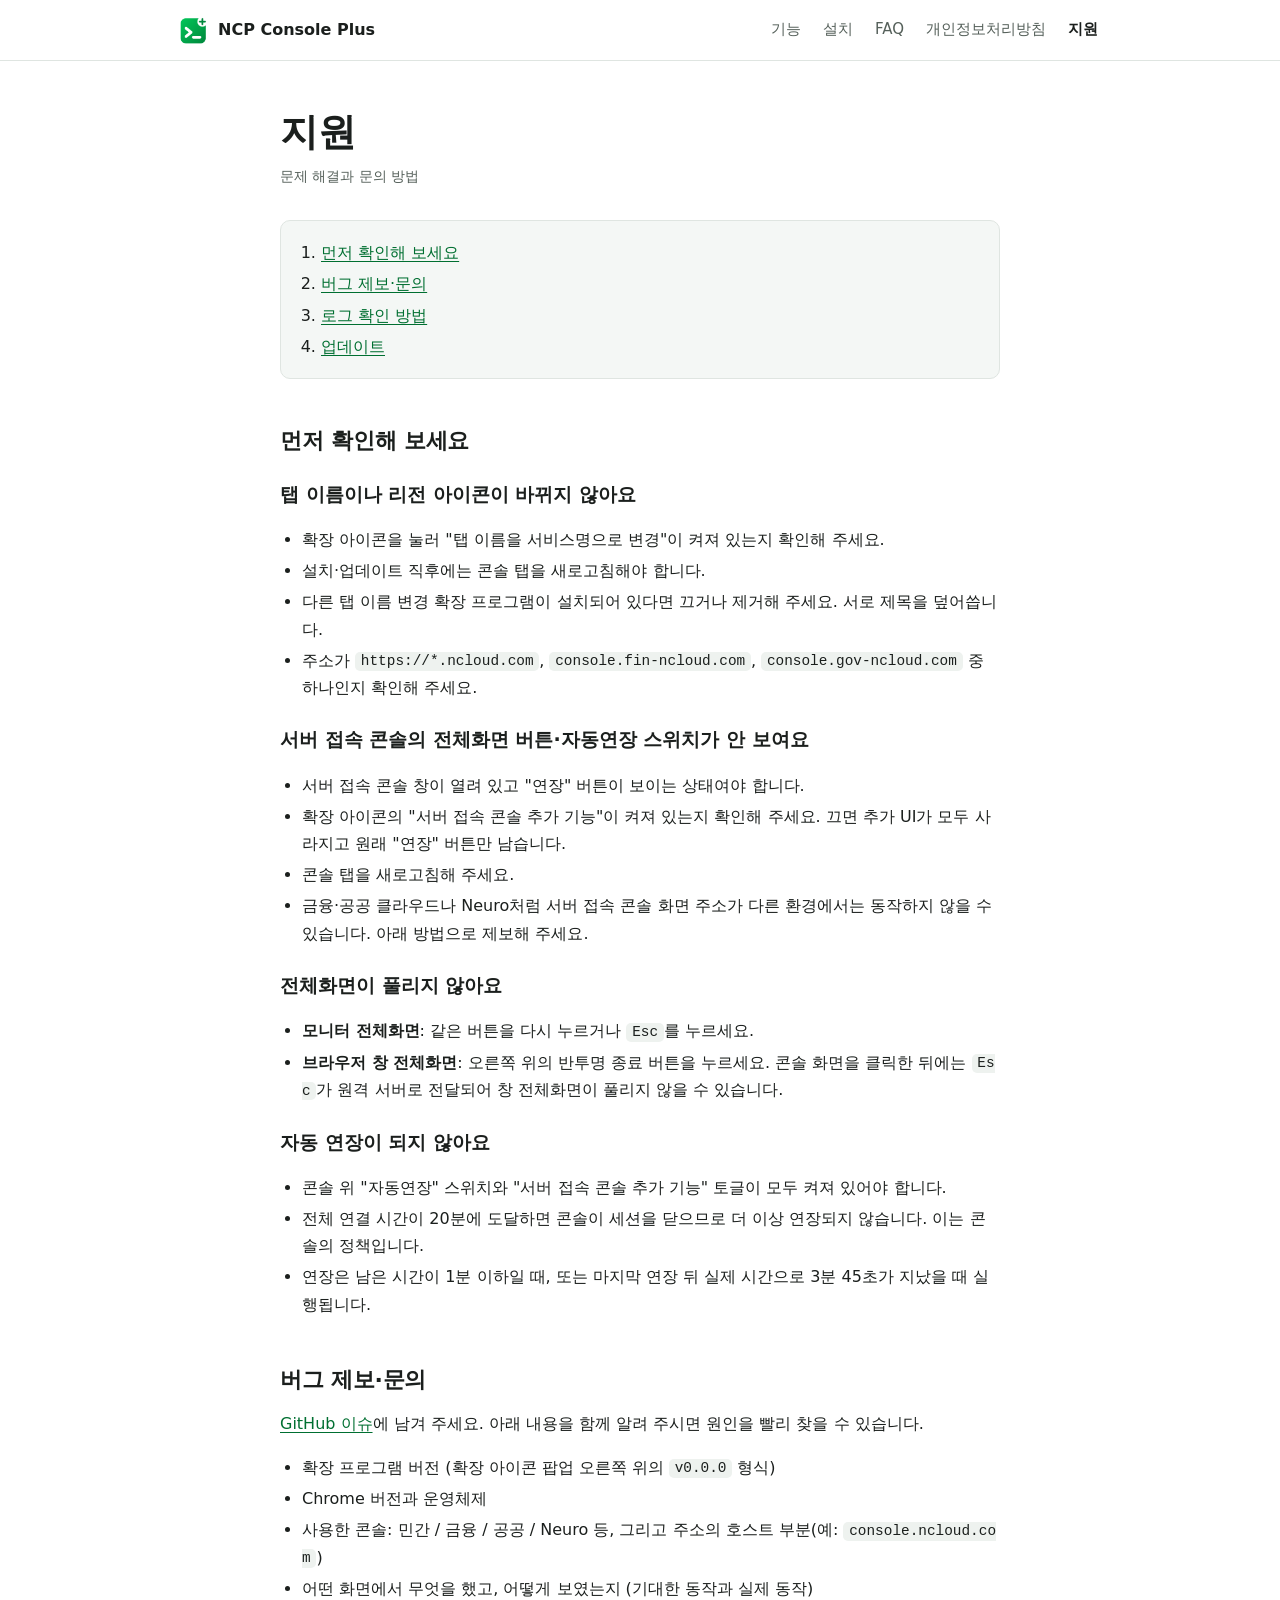
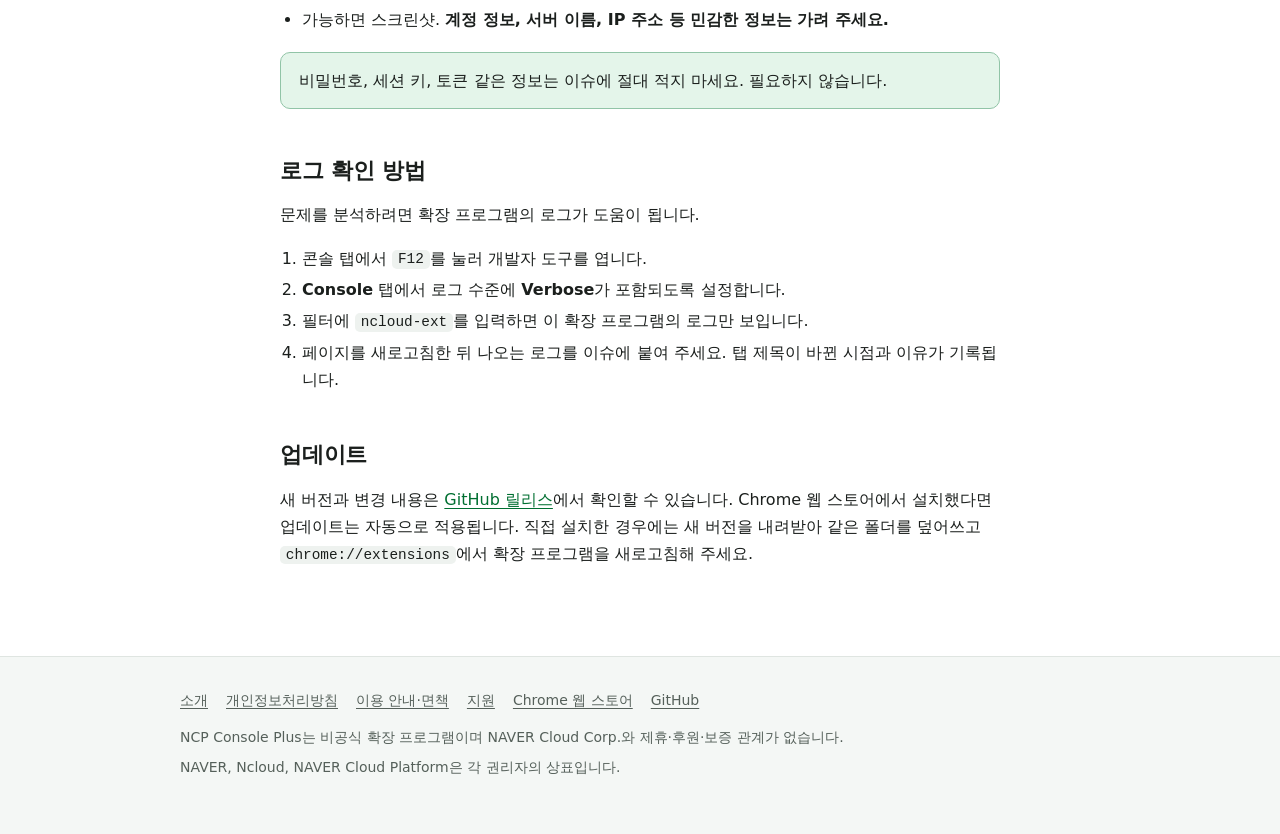
<file: site/support.html>
<!doctype html>
<html lang="ko">
<head>
  <meta charset="utf-8">
  <meta name="viewport" content="width=device-width, initial-scale=1">
  <title>지원 - NCP Console Plus</title>
  <meta name="description" content="NCP Console Plus 문제 해결 방법과 문의·버그 제보 방법.">
  <meta name="theme-color" content="#00873c">
  <link rel="icon" type="image/png" href="assets/favicon-16.png">
  <link rel="stylesheet" href="assets/style.css">
</head>
<body>
  <a class="skip" href="#main">본문으로 건너뛰기</a>
  <header class="site-header">
    <div class="wrap">
      <a class="brand" href="./"><img src="assets/icon-48.png" alt="" width="28" height="28"><span>NCP Console Plus</span></a>
      <nav class="nav" aria-label="주요 메뉴">
        <a href="./#features">기능</a>
        <a href="./#install">설치</a>
        <a href="./#faq">FAQ</a>
        <a href="privacy.html">개인정보처리방침</a>
        <a href="support.html" aria-current="page">지원</a>
      </nav>
    </div>
  </header>

  <main id="main" class="doc">
    <div class="wrap narrow">
      <h1>지원</h1>
      <p class="meta">문제 해결과 문의 방법</p>

      <nav class="toc" aria-label="목차">
        <ol>
          <li><a href="#fix">먼저 확인해 보세요</a></li>
          <li><a href="#report">버그 제보·문의</a></li>
          <li><a href="#log">로그 확인 방법</a></li>
          <li><a href="#update">업데이트</a></li>
        </ol>
      </nav>

      <h2 id="fix">먼저 확인해 보세요</h2>

      <h3>탭 이름이나 리전 아이콘이 바뀌지 않아요</h3>
      <ul>
        <li>확장 아이콘을 눌러 "탭 이름을 서비스명으로 변경"이 켜져 있는지 확인해 주세요.</li>
        <li>설치·업데이트 직후에는 콘솔 탭을 새로고침해야 합니다.</li>
        <li>다른 탭 이름 변경 확장 프로그램이 설치되어 있다면 끄거나 제거해 주세요. 서로 제목을 덮어씁니다.</li>
        <li>주소가 <code>https://*.ncloud.com</code>, <code>console.fin-ncloud.com</code>, <code>console.gov-ncloud.com</code> 중 하나인지 확인해 주세요.</li>
      </ul>

      <h3>서버 접속 콘솔의 전체화면 버튼·자동연장 스위치가 안 보여요</h3>
      <ul>
        <li>서버 접속 콘솔 창이 열려 있고 "연장" 버튼이 보이는 상태여야 합니다.</li>
        <li>확장 아이콘의 "서버 접속 콘솔 추가 기능"이 켜져 있는지 확인해 주세요. 끄면 추가 UI가 모두 사라지고 원래 "연장" 버튼만 남습니다.</li>
        <li>콘솔 탭을 새로고침해 주세요.</li>
        <li>금융·공공 클라우드나 Neuro처럼 서버 접속 콘솔 화면 주소가 다른 환경에서는 동작하지 않을 수 있습니다. 아래 방법으로 제보해 주세요.</li>
      </ul>

      <h3>전체화면이 풀리지 않아요</h3>
      <ul>
        <li><strong>모니터 전체화면</strong>: 같은 버튼을 다시 누르거나 <code>Esc</code>를 누르세요.</li>
        <li><strong>브라우저 창 전체화면</strong>: 오른쪽 위의 반투명 종료 버튼을 누르세요. 콘솔 화면을 클릭한 뒤에는 <code>Esc</code>가 원격 서버로 전달되어 창 전체화면이 풀리지 않을 수 있습니다.</li>
      </ul>

      <h3>자동 연장이 되지 않아요</h3>
      <ul>
        <li>콘솔 위 "자동연장" 스위치와 "서버 접속 콘솔 추가 기능" 토글이 모두 켜져 있어야 합니다.</li>
        <li>전체 연결 시간이 20분에 도달하면 콘솔이 세션을 닫으므로 더 이상 연장되지 않습니다. 이는 콘솔의 정책입니다.</li>
        <li>연장은 남은 시간이 1분 이하일 때, 또는 마지막 연장 뒤 실제 시간으로 3분 45초가 지났을 때 실행됩니다.</li>
      </ul>

      <h2 id="report">버그 제보·문의</h2>
      <p><a data-gh="issues" href="https://github.com/mungi/ncp-console-plus/issues" rel="noopener">GitHub 이슈</a>에 남겨 주세요. 아래 내용을 함께 알려 주시면 원인을 빨리 찾을 수 있습니다.</p>
      <ul>
        <li>확장 프로그램 버전 (확장 아이콘 팝업 오른쪽 위의 <code>v0.0.0</code> 형식)</li>
        <li>Chrome 버전과 운영체제</li>
        <li>사용한 콘솔: 민간 / 금융 / 공공 / Neuro 등, 그리고 주소의 호스트 부분(예: <code>console.ncloud.com</code>)</li>
        <li>어떤 화면에서 무엇을 했고, 어떻게 보였는지 (기대한 동작과 실제 동작)</li>
        <li>가능하면 스크린샷. <strong>계정 정보, 서버 이름, IP 주소 등 민감한 정보는 가려 주세요.</strong></li>
      </ul>
      <div class="callout">
        <p>비밀번호, 세션 키, 토큰 같은 정보는 이슈에 절대 적지 마세요. 필요하지 않습니다.</p>
      </div>

      <h2 id="log">로그 확인 방법</h2>
      <p>문제를 분석하려면 확장 프로그램의 로그가 도움이 됩니다.</p>
      <ol>
        <li>콘솔 탭에서 <code>F12</code>를 눌러 개발자 도구를 엽니다.</li>
        <li><strong>Console</strong> 탭에서 로그 수준에 <strong>Verbose</strong>가 포함되도록 설정합니다.</li>
        <li>필터에 <code>ncloud-ext</code>를 입력하면 이 확장 프로그램의 로그만 보입니다.</li>
        <li>페이지를 새로고침한 뒤 나오는 로그를 이슈에 붙여 주세요. 탭 제목이 바뀐 시점과 이유가 기록됩니다.</li>
      </ol>

      <h2 id="update">업데이트</h2>
      <p>새 버전과 변경 내용은 <a data-gh="releases" href="https://github.com/mungi/ncp-console-plus/releases" rel="noopener">GitHub 릴리스</a>에서 확인할 수 있습니다. Chrome 웹 스토어에서 설치했다면 업데이트는 자동으로 적용됩니다. 직접 설치한 경우에는 새 버전을 내려받아 같은 폴더를 덮어쓰고 <code>chrome://extensions</code>에서 확장 프로그램을 새로고침해 주세요.</p>
    </div>
  </main>

  <footer class="site-footer">
    <div class="wrap">
      <div class="links">
        <a href="./">소개</a>
        <a href="privacy.html">개인정보처리방침</a>
        <a href="terms.html">이용 안내·면책</a>
        <a href="support.html" aria-current="page">지원</a>
        <a href="https://chromewebstore.google.com/detail/ncp-console-plus/feihhbhdncjijkbjfjgajdofdmajfbee" rel="noopener">Chrome 웹 스토어</a>
        <a data-gh="repo" href="https://github.com/mungi/ncp-console-plus" rel="noopener">GitHub</a>
      </div>
      <p>NCP Console Plus는 비공식 확장 프로그램이며 NAVER Cloud Corp.와 제휴·후원·보증 관계가 없습니다.</p>
      <p>NAVER, Ncloud, NAVER Cloud Platform은 각 권리자의 상표입니다.</p>
    </div>
  </footer>

  <script src="assets/site.js"></script>
</body>
</html>
</file>
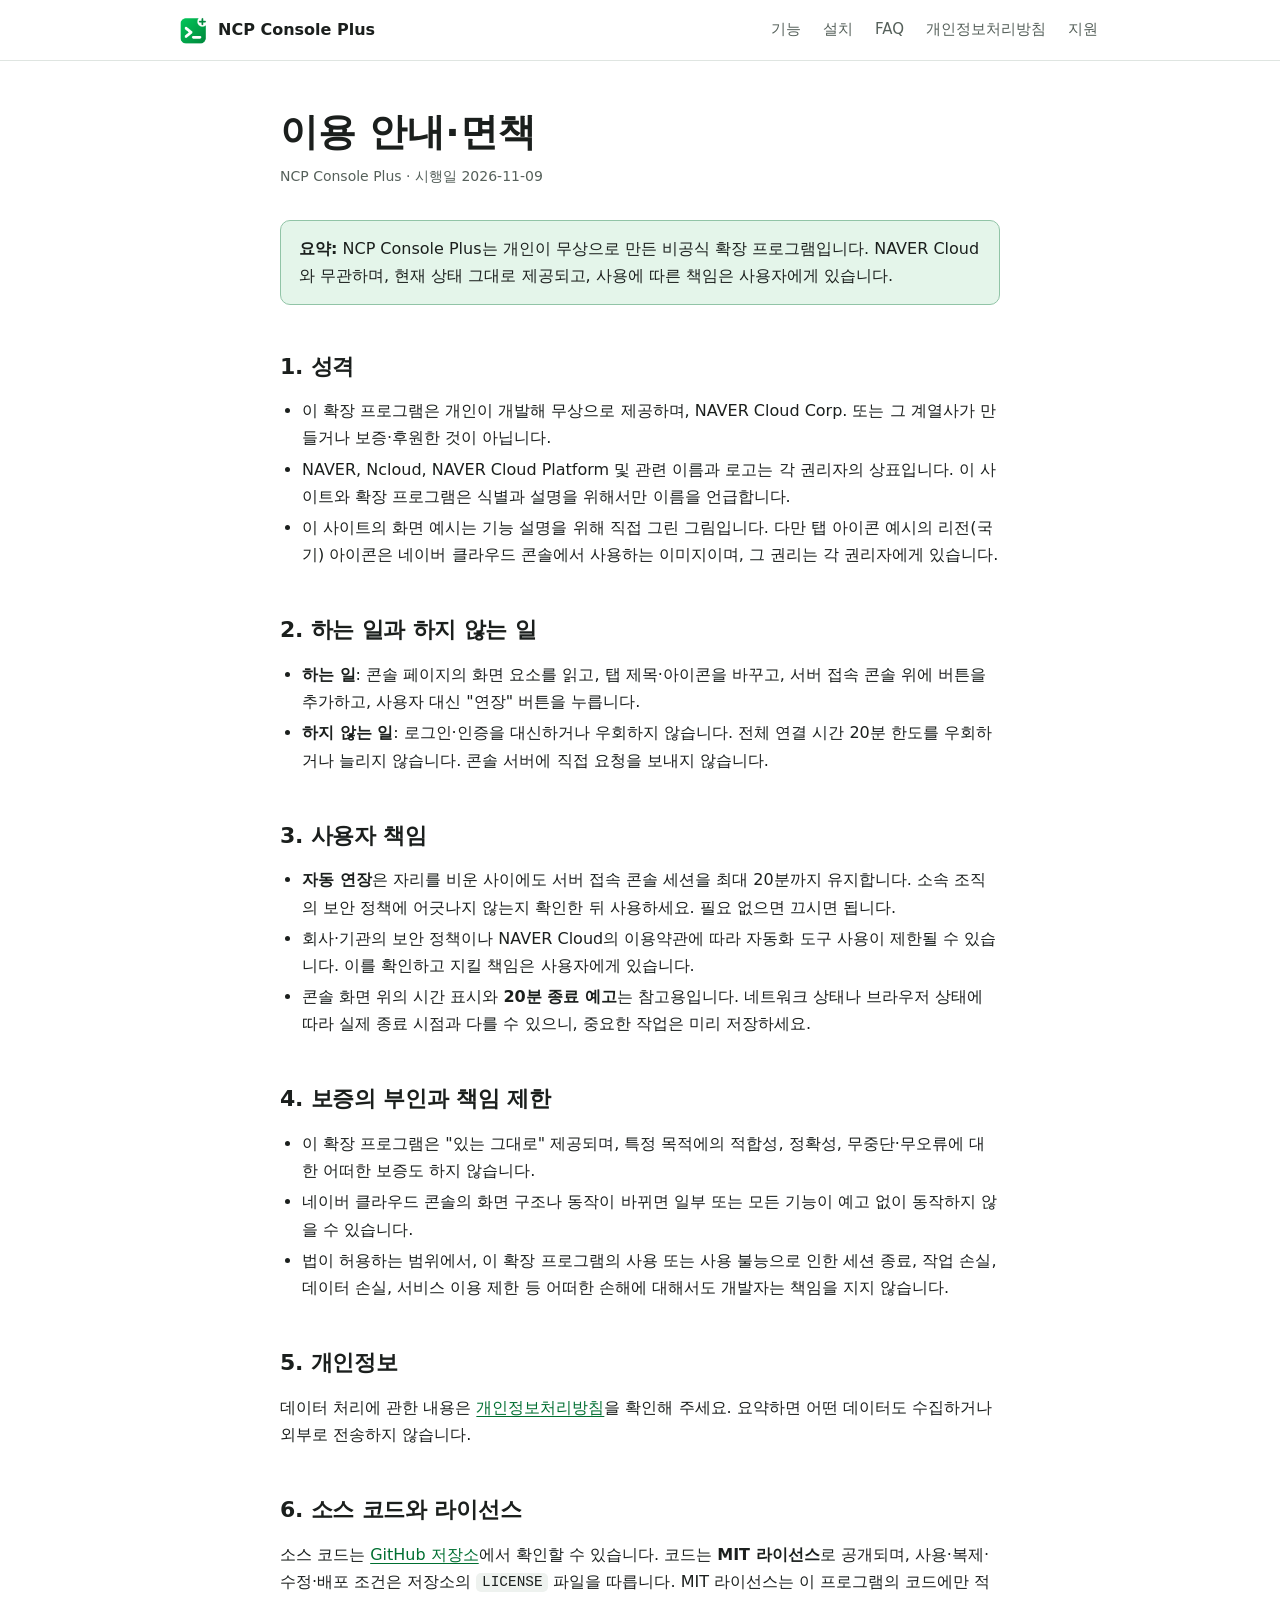
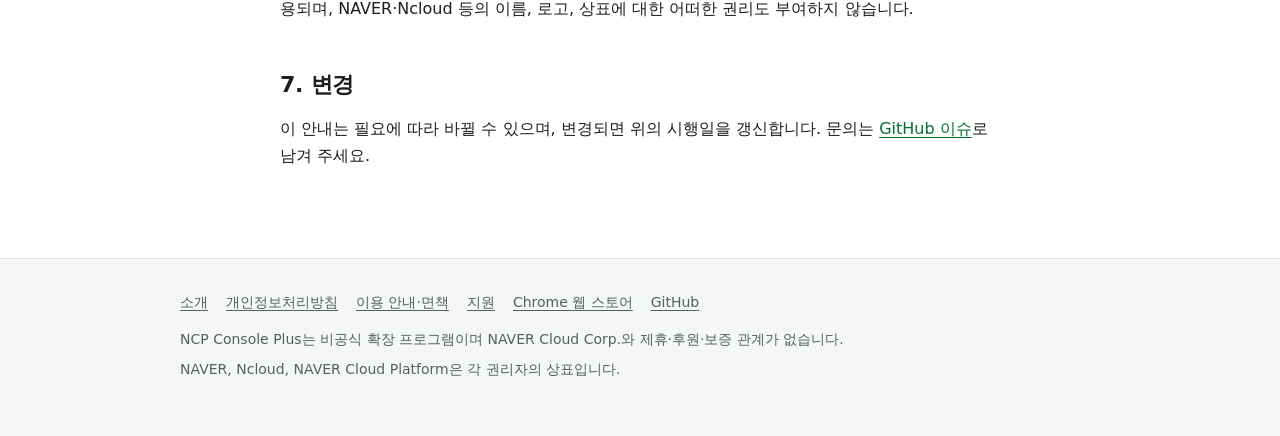
<file: site/terms.html>
<!doctype html>
<html lang="ko">
<head>
  <meta charset="utf-8">
  <meta name="viewport" content="width=device-width, initial-scale=1">
  <title>이용 안내·면책 - NCP Console Plus</title>
  <meta name="description" content="NCP Console Plus 이용 안내와 면책 사항. 비공식 확장 프로그램이며 NAVER Cloud와 무관합니다.">
  <meta name="theme-color" content="#00873c">
  <link rel="icon" type="image/png" href="assets/favicon-16.png">
  <link rel="stylesheet" href="assets/style.css">
</head>
<body>
  <a class="skip" href="#main">본문으로 건너뛰기</a>
  <header class="site-header">
    <div class="wrap">
      <a class="brand" href="./"><img src="assets/icon-48.png" alt="" width="28" height="28"><span>NCP Console Plus</span></a>
      <nav class="nav" aria-label="주요 메뉴">
        <a href="./#features">기능</a>
        <a href="./#install">설치</a>
        <a href="./#faq">FAQ</a>
        <a href="privacy.html">개인정보처리방침</a>
        <a href="support.html">지원</a>
      </nav>
    </div>
  </header>

  <main id="main" class="doc">
    <div class="wrap narrow">
      <h1>이용 안내·면책</h1>
      <p class="meta">NCP Console Plus · 시행일 2026-11-09</p>

      <div class="callout">
        <p><strong>요약:</strong> NCP Console Plus는 개인이 무상으로 만든 비공식 확장 프로그램입니다. NAVER Cloud와 무관하며, 현재 상태 그대로 제공되고, 사용에 따른 책임은 사용자에게 있습니다.</p>
      </div>

      <h2>1. 성격</h2>
      <ul>
        <li>이 확장 프로그램은 개인이 개발해 무상으로 제공하며, NAVER Cloud Corp. 또는 그 계열사가 만들거나 보증·후원한 것이 아닙니다.</li>
        <li>NAVER, Ncloud, NAVER Cloud Platform 및 관련 이름과 로고는 각 권리자의 상표입니다. 이 사이트와 확장 프로그램은 식별과 설명을 위해서만 이름을 언급합니다.</li>
        <li>이 사이트의 화면 예시는 기능 설명을 위해 직접 그린 그림입니다. 다만 탭 아이콘 예시의 리전(국기) 아이콘은 네이버 클라우드 콘솔에서 사용하는 이미지이며, 그 권리는 각 권리자에게 있습니다.</li>
      </ul>

      <h2>2. 하는 일과 하지 않는 일</h2>
      <ul>
        <li><strong>하는 일</strong>: 콘솔 페이지의 화면 요소를 읽고, 탭 제목·아이콘을 바꾸고, 서버 접속 콘솔 위에 버튼을 추가하고, 사용자 대신 "연장" 버튼을 누릅니다.</li>
        <li><strong>하지 않는 일</strong>: 로그인·인증을 대신하거나 우회하지 않습니다. 전체 연결 시간 20분 한도를 우회하거나 늘리지 않습니다. 콘솔 서버에 직접 요청을 보내지 않습니다.</li>
      </ul>

      <h2>3. 사용자 책임</h2>
      <ul>
        <li><strong>자동 연장</strong>은 자리를 비운 사이에도 서버 접속 콘솔 세션을 최대 20분까지 유지합니다. 소속 조직의 보안 정책에 어긋나지 않는지 확인한 뒤 사용하세요. 필요 없으면 끄시면 됩니다.</li>
        <li>회사·기관의 보안 정책이나 NAVER Cloud의 이용약관에 따라 자동화 도구 사용이 제한될 수 있습니다. 이를 확인하고 지킬 책임은 사용자에게 있습니다.</li>
        <li>콘솔 화면 위의 시간 표시와 <strong>20분 종료 예고</strong>는 참고용입니다. 네트워크 상태나 브라우저 상태에 따라 실제 종료 시점과 다를 수 있으니, 중요한 작업은 미리 저장하세요.</li>
      </ul>

      <h2>4. 보증의 부인과 책임 제한</h2>
      <ul>
        <li>이 확장 프로그램은 "있는 그대로" 제공되며, 특정 목적에의 적합성, 정확성, 무중단·무오류에 대한 어떠한 보증도 하지 않습니다.</li>
        <li>네이버 클라우드 콘솔의 화면 구조나 동작이 바뀌면 일부 또는 모든 기능이 예고 없이 동작하지 않을 수 있습니다.</li>
        <li>법이 허용하는 범위에서, 이 확장 프로그램의 사용 또는 사용 불능으로 인한 세션 종료, 작업 손실, 데이터 손실, 서비스 이용 제한 등 어떠한 손해에 대해서도 개발자는 책임을 지지 않습니다.</li>
      </ul>

      <h2>5. 개인정보</h2>
      <p>데이터 처리에 관한 내용은 <a href="privacy.html">개인정보처리방침</a>을 확인해 주세요. 요약하면 어떤 데이터도 수집하거나 외부로 전송하지 않습니다.</p>

      <h2>6. 소스 코드와 라이선스</h2>
      <p>소스 코드는 <a data-gh="repo" href="https://github.com/mungi/ncp-console-plus" rel="noopener">GitHub 저장소</a>에서 확인할 수 있습니다. 코드는 <strong>MIT 라이선스</strong>로 공개되며, 사용·복제·수정·배포 조건은 저장소의 <code>LICENSE</code> 파일을 따릅니다. MIT 라이선스는 이 프로그램의 코드에만 적용되며, NAVER·Ncloud 등의 이름, 로고, 상표에 대한 어떠한 권리도 부여하지 않습니다.</p>

      <h2>7. 변경</h2>
      <p>이 안내는 필요에 따라 바뀔 수 있으며, 변경되면 위의 시행일을 갱신합니다. 문의는 <a data-gh="issues" href="https://github.com/mungi/ncp-console-plus/issues" rel="noopener">GitHub 이슈</a>로 남겨 주세요.</p>
    </div>
  </main>

  <footer class="site-footer">
    <div class="wrap">
      <div class="links">
        <a href="./">소개</a>
        <a href="privacy.html">개인정보처리방침</a>
        <a href="terms.html" aria-current="page">이용 안내·면책</a>
        <a href="support.html">지원</a>
        <a href="https://chromewebstore.google.com/detail/ncp-console-plus/feihhbhdncjijkbjfjgajdofdmajfbee" rel="noopener">Chrome 웹 스토어</a>
        <a data-gh="repo" href="https://github.com/mungi/ncp-console-plus" rel="noopener">GitHub</a>
      </div>
      <p>NCP Console Plus는 비공식 확장 프로그램이며 NAVER Cloud Corp.와 제휴·후원·보증 관계가 없습니다.</p>
      <p>NAVER, Ncloud, NAVER Cloud Platform은 각 권리자의 상표입니다.</p>
    </div>
  </footer>

  <script src="assets/site.js"></script>
</body>
</html>
</file>
<file: site/assets/style.css>
/* NCP Console Plus - 소개 사이트 공통 스타일 (외부 폰트·CDN 없음) */
:root {
  --bg: #ffffff;
  --bg-soft: #f4f7f5;
  --surface: #ffffff;
  --text: #1b1f1d;
  --muted: #55605a;
  --line: #dfe5e1;
  --brand: #00873c;
  --brand-strong: #006f31;
  --brand-soft: #e4f5ea;
  --on-brand: #ffffff;
  --warn: #ffb300;
  --on-warn: #1b1f1d;
  --danger: #c62828;
  --code-bg: #eef2ef;
  --shadow: 0 1px 2px rgba(16, 24, 20, 0.06), 0 8px 24px rgba(16, 24, 20, 0.06);
  --radius: 12px;
  --font: 'Pretendard', 'Malgun Gothic', 'Apple SD Gothic Neo', 'Noto Sans KR', system-ui, -apple-system, 'Segoe UI', Roboto, sans-serif;
  --mono: ui-monospace, SFMono-Regular, Consolas, 'Liberation Mono', monospace;
}

@media (prefers-color-scheme: dark) {
  :root {
    --bg: #101412;
    --bg-soft: #151a17;
    --surface: #181e1a;
    --text: #e8ece9;
    --muted: #a3aea7;
    --line: #2a332d;
    --brand: #35c46f;
    --brand-strong: #5ad78d;
    --brand-soft: #14281c;
    --on-brand: #06210f;
    --code-bg: #1d2520;
    --shadow: 0 1px 2px rgba(0, 0, 0, 0.4), 0 8px 24px rgba(0, 0, 0, 0.35);
  }
}

* { box-sizing: border-box; }
html { scroll-behavior: smooth; }
body {
  margin: 0;
  background: var(--bg);
  color: var(--text);
  font-family: var(--font);
  font-size: 16px;
  line-height: 1.7;
  -webkit-text-size-adjust: 100%;
}
img { max-width: 100%; height: auto; }
a { color: var(--brand-strong); text-underline-offset: 3px; }
a:hover { text-decoration-thickness: 2px; }
:focus-visible { outline: 3px solid var(--brand); outline-offset: 2px; border-radius: 4px; }
code {
  font-family: var(--mono);
  font-size: 0.9em;
  background: var(--code-bg);
  padding: 0.1em 0.4em;
  border-radius: 5px;
  word-break: break-all;
}

.wrap { width: 100%; max-width: 960px; margin: 0 auto; padding: 0 20px; }
.narrow { max-width: 760px; }

.skip {
  position: absolute; left: -999px; top: 8px;
  background: var(--brand); color: var(--on-brand); padding: 8px 14px; border-radius: 6px; z-index: 100;
}
.skip:focus { left: 12px; }

/* ---------- header ---------- */
.site-header {
  position: sticky; top: 0; z-index: 10;
  background: color-mix(in srgb, var(--bg) 88%, transparent);
  backdrop-filter: saturate(140%) blur(8px);
  border-bottom: 1px solid var(--line);
}
.site-header .wrap { display: flex; align-items: center; justify-content: space-between; gap: 16px; min-height: 60px; flex-wrap: wrap; }
.brand { display: flex; align-items: center; gap: 10px; color: var(--text); text-decoration: none; font-weight: 700; }
.brand img { width: 28px; height: 28px; border-radius: 6px; }
.nav { display: flex; gap: 4px 18px; flex-wrap: wrap; }
.nav a { color: var(--muted); text-decoration: none; font-size: 15px; padding: 6px 2px; }
.nav a:hover, .nav a[aria-current="page"] { color: var(--text); }
.nav a[aria-current="page"] { font-weight: 700; }

/* ---------- hero ---------- */
.hero { padding: 64px 0 40px; background: linear-gradient(180deg, var(--brand-soft), transparent 70%); }
.hero h1 { font-size: clamp(32px, 6vw, 52px); line-height: 1.15; margin: 0 0 16px; letter-spacing: -0.02em; }
.hero h1 .accent { color: var(--brand-strong); }
.lead { font-size: clamp(17px, 2.4vw, 20px); color: var(--muted); max-width: 640px; margin: 0 0 28px; }
.cta { display: flex; flex-wrap: wrap; gap: 12px; }
.btn {
  display: inline-flex; align-items: center; gap: 8px;
  padding: 12px 20px; border-radius: 10px; font-weight: 700; text-decoration: none;
  border: 2px solid var(--brand); color: var(--brand-strong); background: transparent;
}
.btn.primary { background: var(--brand); color: var(--on-brand); }
.btn.primary:hover { background: var(--brand-strong); }
.btn:not(.primary):hover { background: var(--brand-soft); }
.note { font-size: 14px; color: var(--muted); margin-top: 14px; }

/* ---------- mock (화면 예시) ---------- */
.mock {
  margin-top: 40px; border: 1px solid var(--line); border-radius: var(--radius);
  background: var(--surface); box-shadow: var(--shadow); overflow: hidden;
}
.mock-tabs { display: flex; gap: 6px; padding: 10px 10px 0; background: var(--bg-soft); border-bottom: 1px solid var(--line); overflow: hidden; }
.tab {
  display: flex; align-items: center; gap: 8px; flex: 0 0 auto;
  padding: 8px 14px; border-radius: 8px 8px 0 0; font-size: 13px; white-space: nowrap; color: var(--muted);
}
.tab.active { background: var(--surface); color: var(--text); border: 1px solid var(--line); border-bottom-color: var(--surface); margin-bottom: -1px; }
.fav-img { width: 16px; height: 16px; flex: none; }
.mock-body { padding: 22px; display: grid; gap: 14px; }
.mock-time { font-weight: 700; font-size: 15px; }
.mock-row { display: flex; flex-wrap: wrap; align-items: center; gap: 10px; }
.mock-btn { width: 32px; height: 32px; border-radius: 6px; background: var(--brand); color: var(--on-brand); display: inline-flex; align-items: center; justify-content: center; }
.mock-btn svg { width: 18px; height: 18px; }
.mock-switch-label { font-weight: 700; font-size: 14px; color: var(--muted); display: inline-flex; align-items: center; gap: 8px; }
.sw { width: 36px; height: 20px; border-radius: 10px; background: var(--brand); position: relative; display: inline-block; }
.sw::after { content: ""; position: absolute; top: 2px; left: 18px; width: 16px; height: 16px; border-radius: 50%; background: #fff; box-shadow: 0 1px 2px rgba(0,0,0,.3); }
.mock-bell { width: 32px; height: 32px; display: inline-flex; align-items: center; justify-content: center; color: var(--brand); }
.mock-bell svg { width: 20px; height: 20px; }
.mock-extend { padding: 6px 16px; border: 1px solid var(--line); border-radius: 6px; font-weight: 600; font-size: 14px; background: var(--surface); }
.mock-warn { display: inline-flex; align-items: center; gap: 10px; background: var(--warn); color: var(--on-warn); font-weight: 700; font-size: 14px; padding: 10px 14px; border-radius: 8px; width: fit-content; max-width: 100%; }
.mock-cap { margin: 0; padding: 12px 22px 16px; font-size: 13px; color: var(--muted); border-top: 1px solid var(--line); }

/* ---------- sections ---------- */
section { padding: 56px 0; scroll-margin-top: 64px; }
.doc h2 { scroll-margin-top: 76px; }
section.soft { background: var(--bg-soft); }
h2 { font-size: clamp(24px, 4vw, 32px); line-height: 1.3; margin: 0 0 10px; letter-spacing: -0.01em; }
h3 { font-size: 19px; margin: 0 0 6px; }
.sec-lead { color: var(--muted); margin: 0 0 32px; max-width: 640px; }
.grid { display: grid; gap: 16px; grid-template-columns: repeat(auto-fit, minmax(250px, 1fr)); }
.card { background: var(--surface); border: 1px solid var(--line); border-radius: var(--radius); padding: 22px; }
.card-head { display: flex; align-items: center; gap: 10px; margin-bottom: 8px; }
.card-head h3 { margin: 0; }
.card .ico { color: var(--brand-strong); display: inline-flex; flex: none; }
.card .ico svg { width: 24px; height: 24px; }
.card p { margin: 0; color: var(--muted); font-size: 15px; }
.card ul { margin: 10px 0 0; padding-left: 18px; color: var(--muted); font-size: 15px; }
.card .flag-list { list-style: none; padding: 0; margin-top: 14px; display: flex; flex-wrap: wrap; gap: 8px 14px; font-size: 13px; }
.flag-list li { display: flex; align-items: center; gap: 6px; margin: 0; }
.flag-list img { width: 20px; height: 20px; }

.steps { counter-reset: step; list-style: none; padding: 0; margin: 0; display: grid; gap: 14px; }
.steps li { counter-increment: step; display: grid; grid-template-columns: 36px 1fr; gap: 14px; align-items: start; }
.steps li::before { content: counter(step); width: 36px; height: 36px; border-radius: 50%; background: var(--brand); color: var(--on-brand); font-weight: 700; display: flex; align-items: center; justify-content: center; }
.steps p { margin: 0; }

.two { display: grid; gap: 24px; grid-template-columns: repeat(auto-fit, minmax(300px, 1fr)); }
.pill-list { display: flex; flex-direction: column; align-items: flex-start; gap: 8px; list-style: none; padding: 0; margin: 12px 0 0; }
.pill-list li { padding: 4px 12px; border-radius: 999px; background: var(--brand-soft); color: var(--brand-strong); font-size: 14px; font-weight: 600; }

details { background: var(--surface); border: 1px solid var(--line); border-radius: 10px; padding: 0 18px; margin-bottom: 10px; }
summary { cursor: pointer; font-weight: 700; padding: 14px 0; list-style-position: outside; }
details[open] summary { border-bottom: 1px solid var(--line); margin-bottom: 12px; }
details p, details ul { margin: 0 0 14px; color: var(--muted); }

/* ---------- 문서 페이지 (개인정보·이용약관·지원) ---------- */
.doc { padding: 48px 0 72px; }
.doc h1 { font-size: clamp(28px, 5vw, 38px); line-height: 1.25; margin: 0 0 8px; }
.doc .meta { color: var(--muted); font-size: 14px; margin: 0 0 32px; }
.doc h2 { font-size: 22px; margin: 40px 0 10px; padding-top: 8px; }
.doc h3 { margin: 22px 0 6px; }
.doc ul, .doc ol { padding-left: 22px; }
.doc li { margin: 4px 0; }
.callout { background: var(--brand-soft); border: 1px solid color-mix(in srgb, var(--brand) 35%, var(--line)); border-radius: 10px; padding: 14px 18px; margin: 18px 0; }
.callout p { margin: 0; }
.table-wrap { overflow-x: auto; margin: 14px 0; }
table { border-collapse: collapse; width: 100%; font-size: 15px; min-width: 520px; }
th, td { text-align: left; border: 1px solid var(--line); padding: 10px 12px; vertical-align: top; }
th { background: var(--bg-soft); }
.toc { background: var(--bg-soft); border: 1px solid var(--line); border-radius: 10px; padding: 14px 20px; margin: 0 0 8px; }
.toc ol { margin: 0; padding-left: 20px; }
.lang-en { margin-top: 56px; padding-top: 24px; border-top: 2px solid var(--line); }

/* ---------- footer ---------- */
.site-footer { border-top: 1px solid var(--line); padding: 32px 0 48px; color: var(--muted); font-size: 14px; background: var(--bg-soft); }
.site-footer .links { display: flex; flex-wrap: wrap; gap: 6px 18px; margin-bottom: 14px; }
.site-footer a { color: var(--muted); }
.site-footer p { margin: 0 0 6px; max-width: 760px; }

@media (max-width: 560px) {
  .hero { padding-top: 40px; }
  section { padding: 40px 0; }
  .mock-body { padding: 16px; }
}
@media (prefers-reduced-motion: reduce) {
  html { scroll-behavior: auto; }
}
</file>
